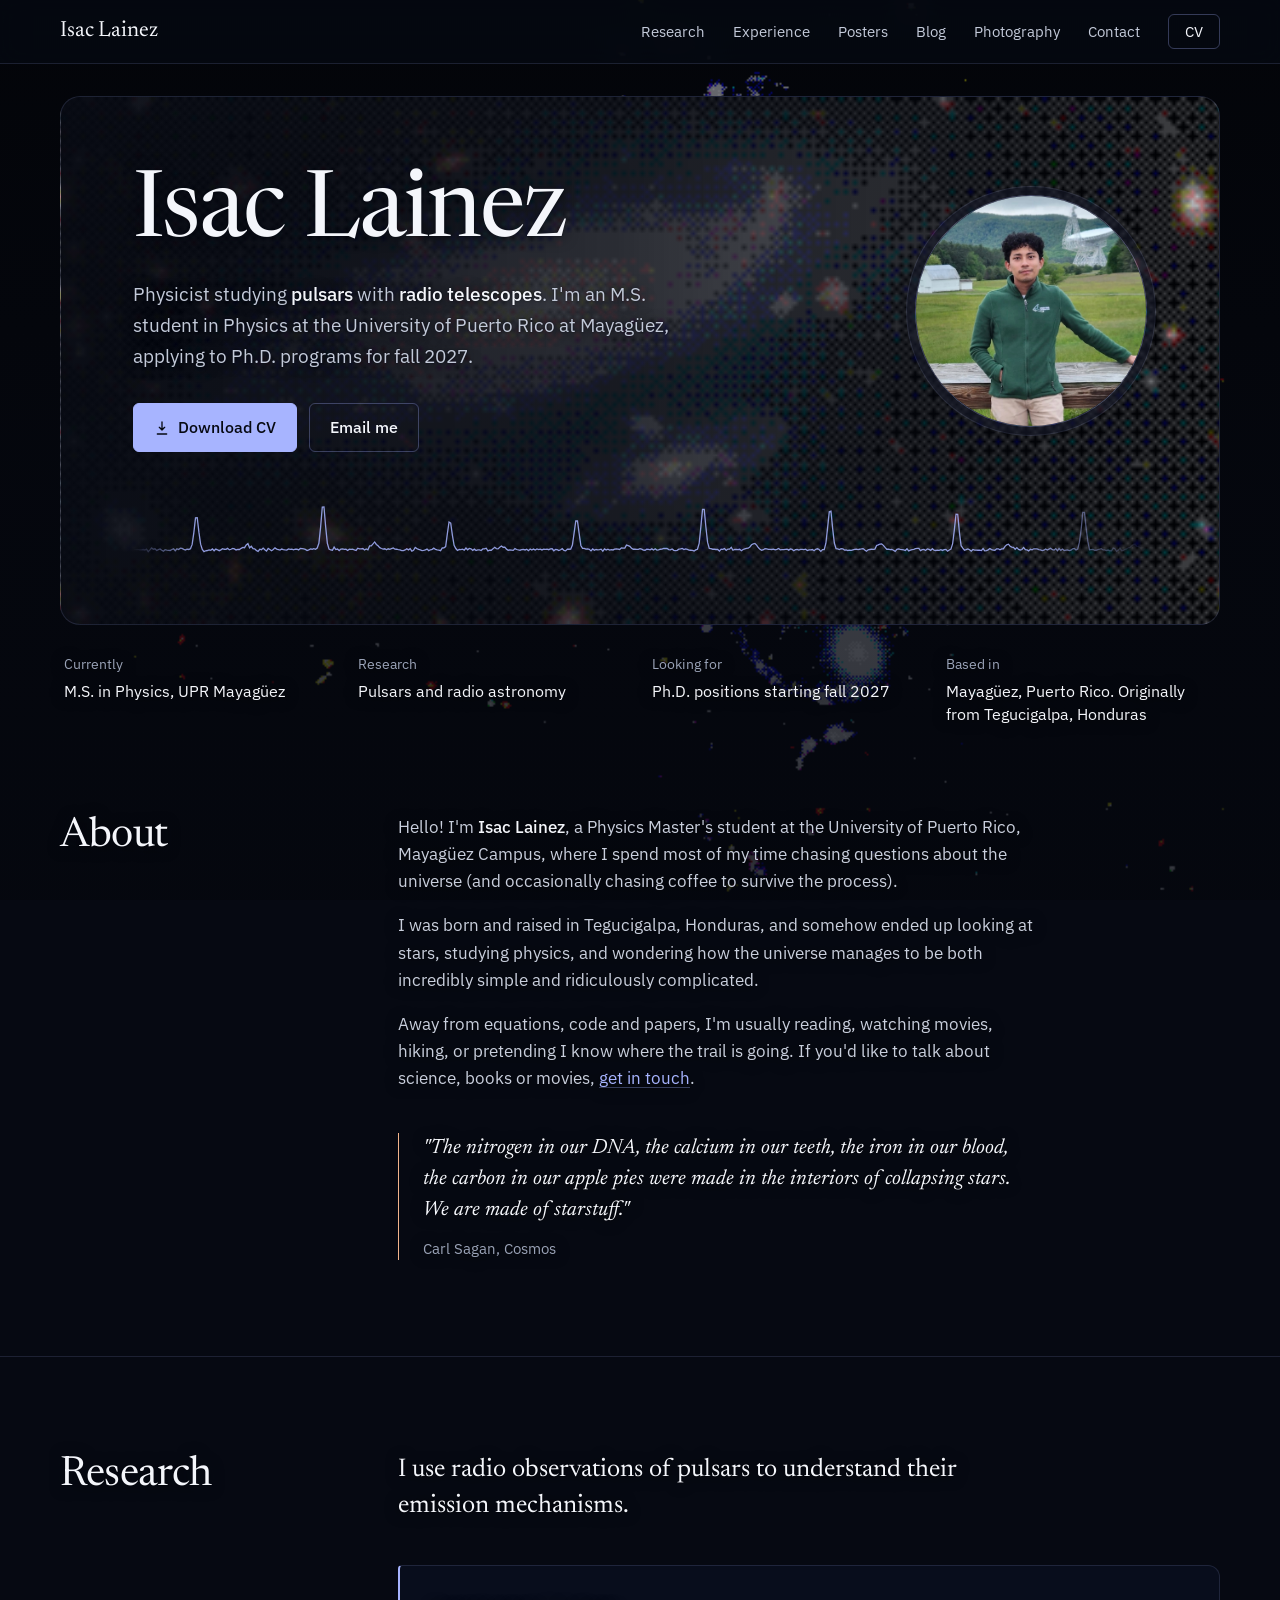
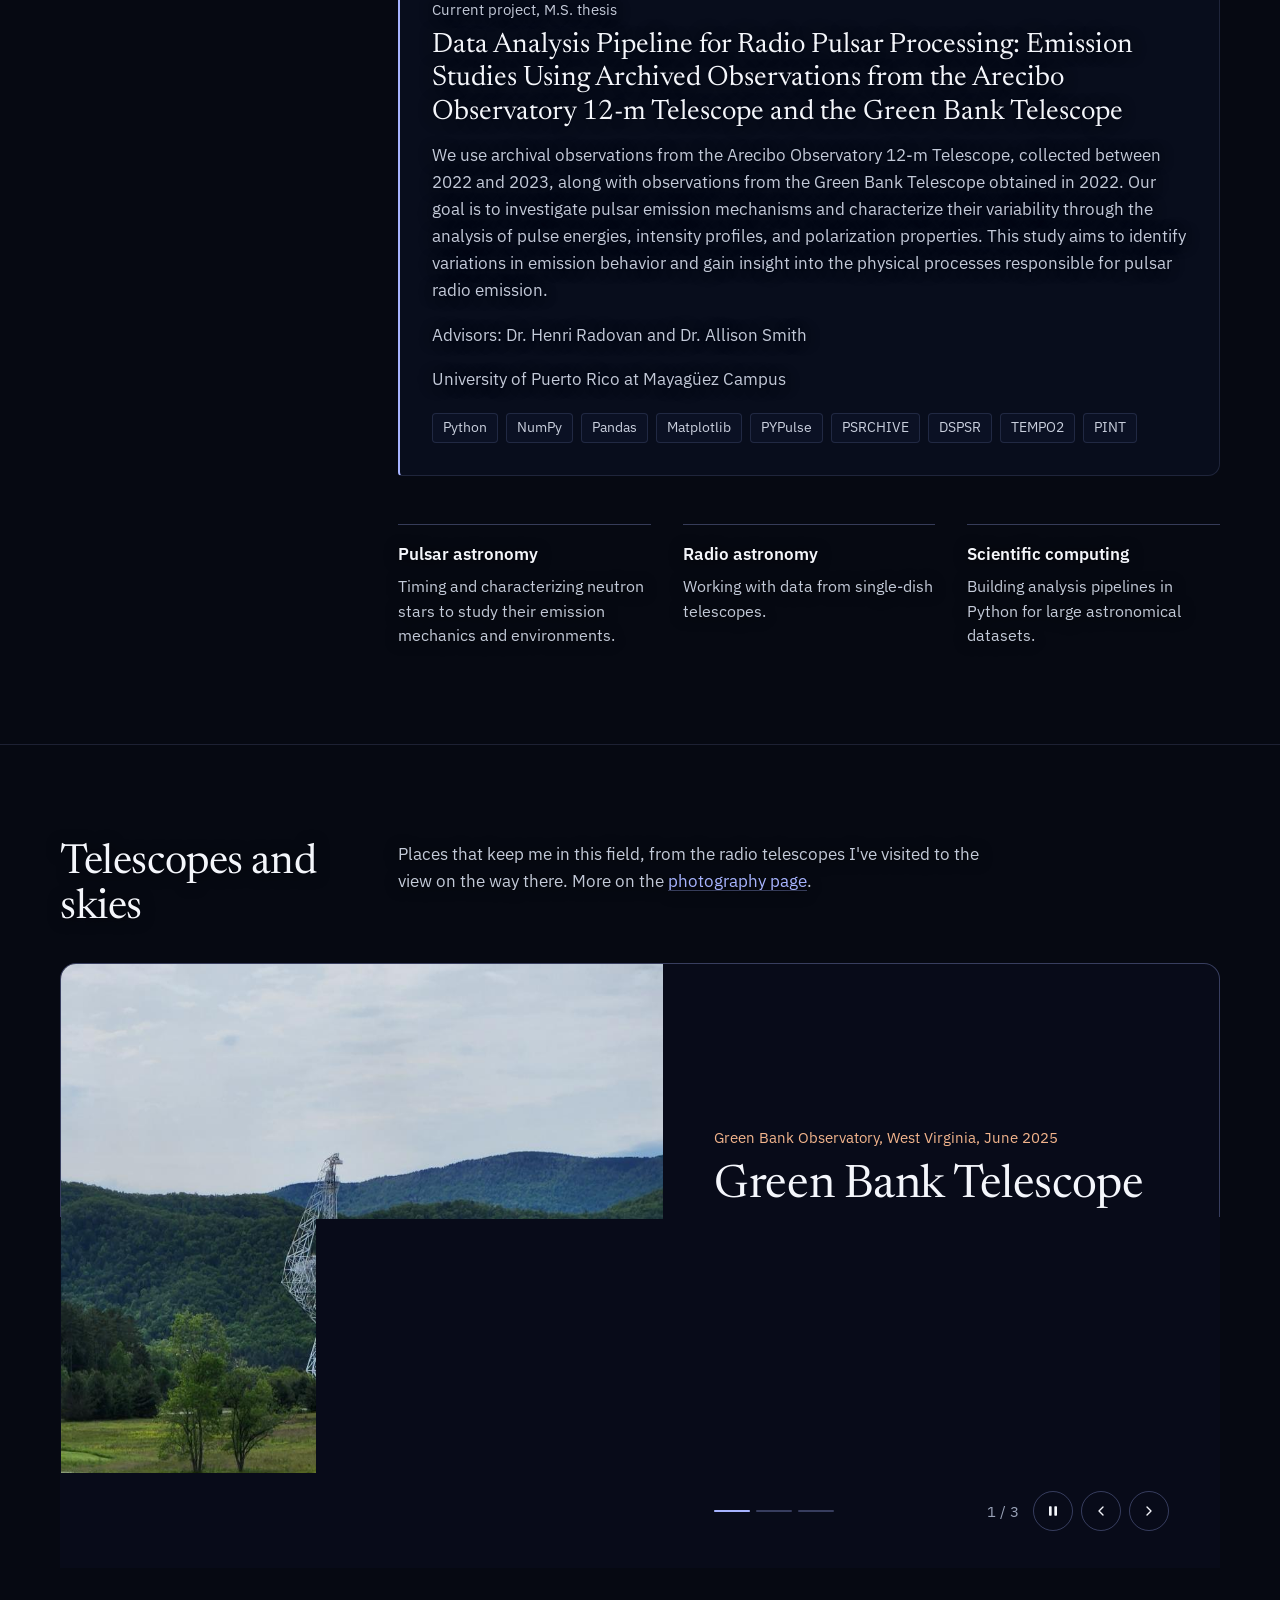
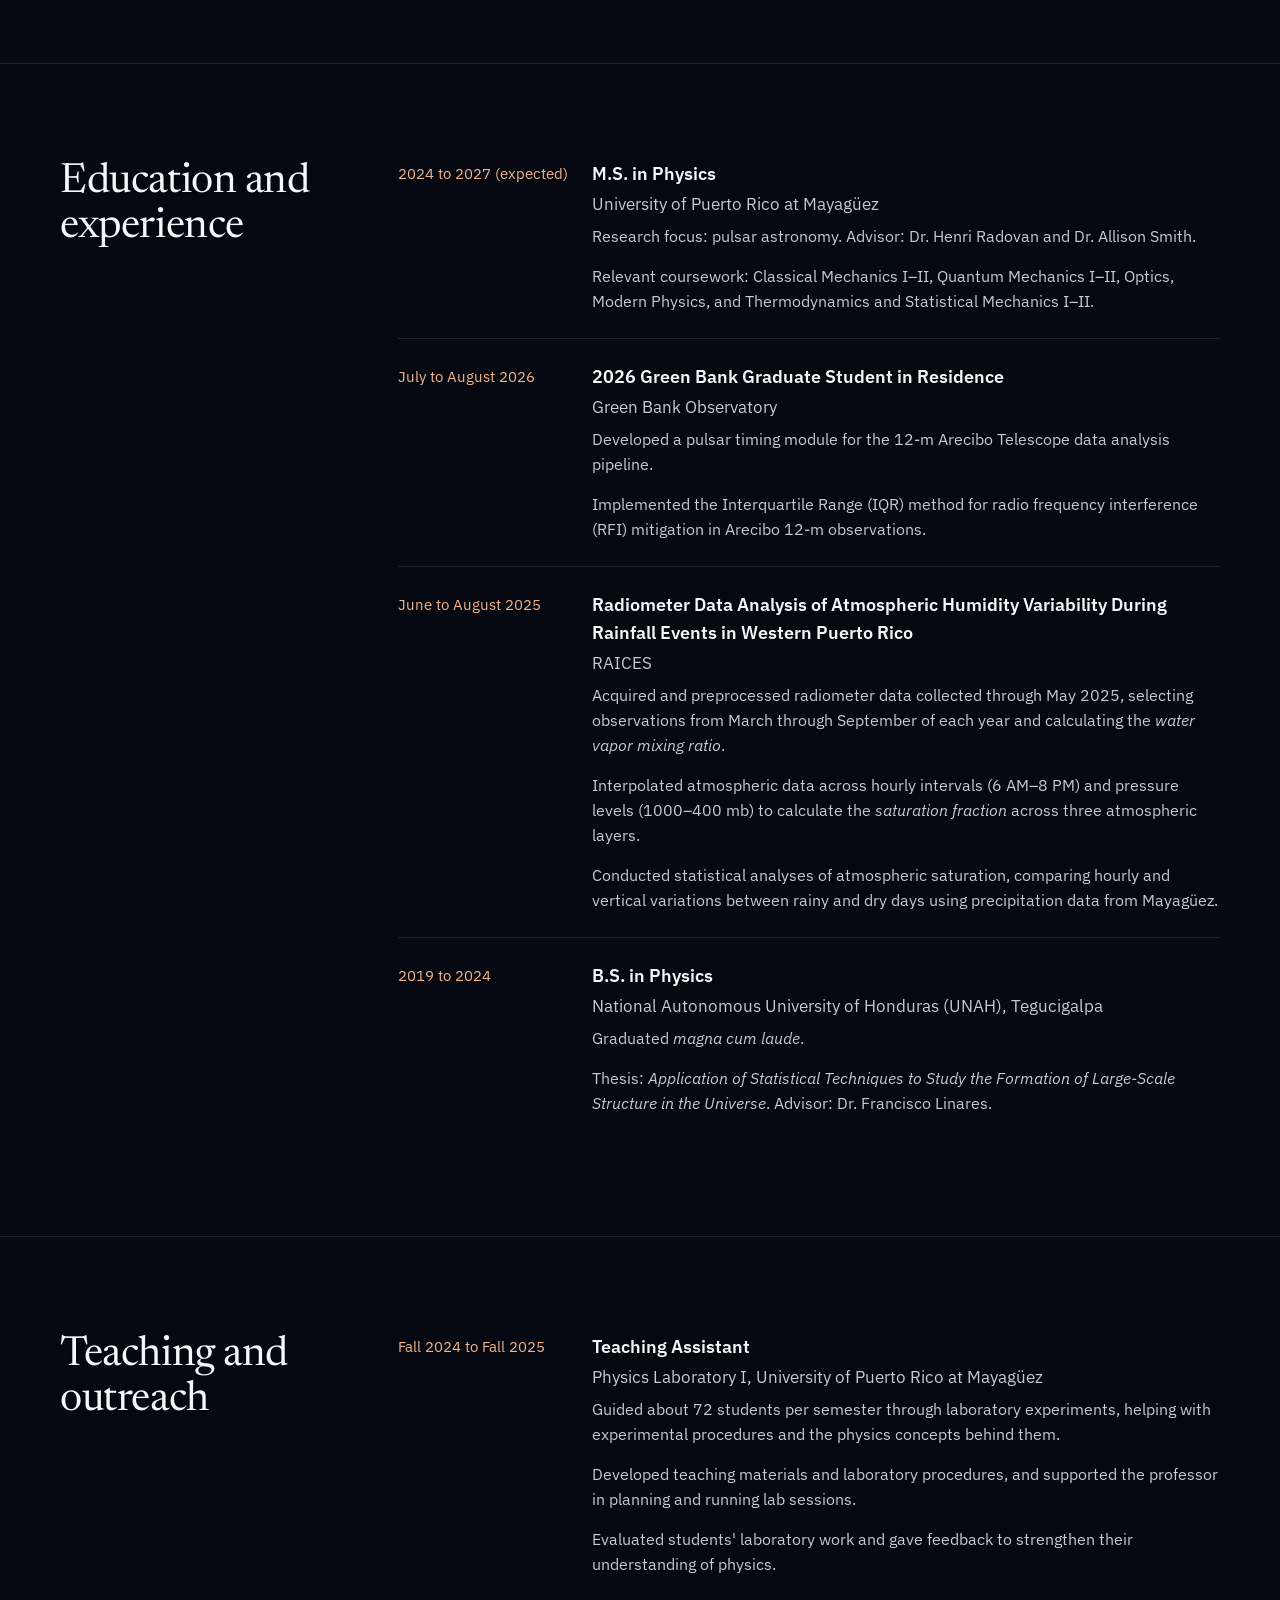
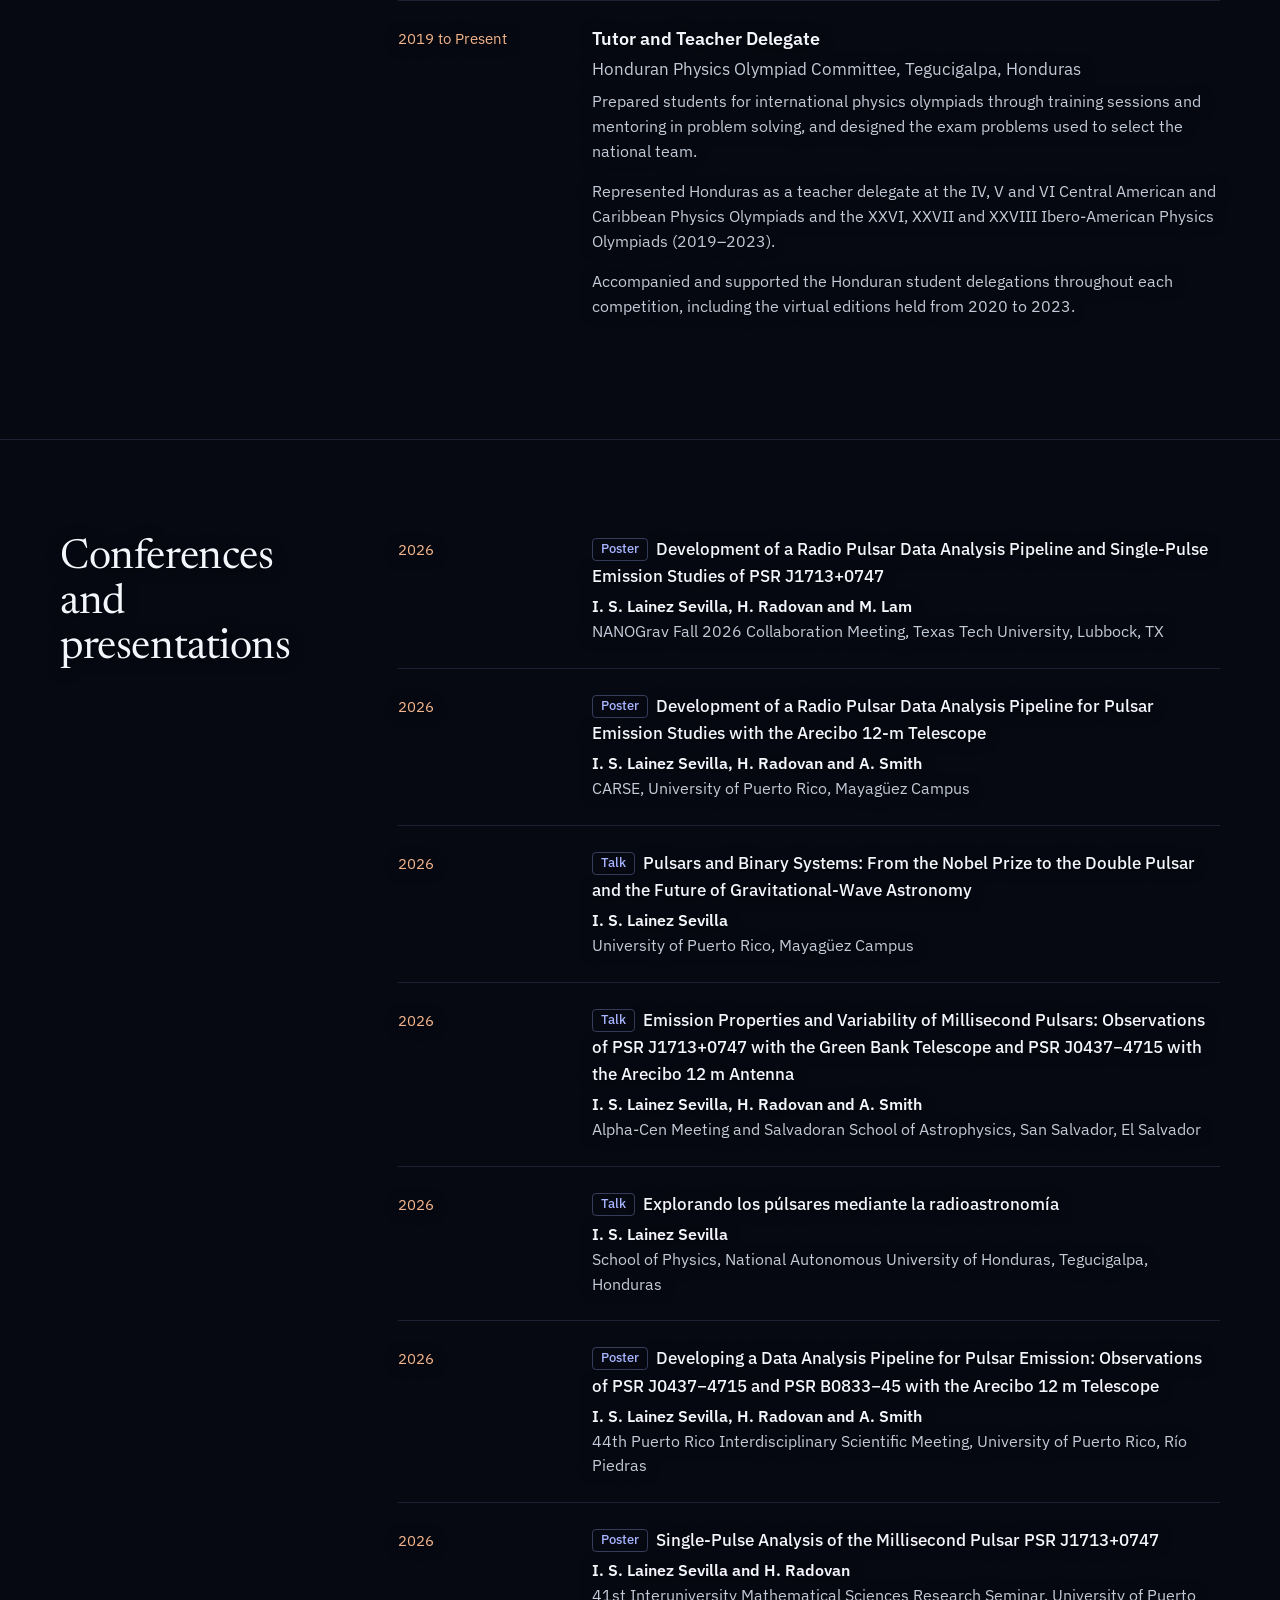
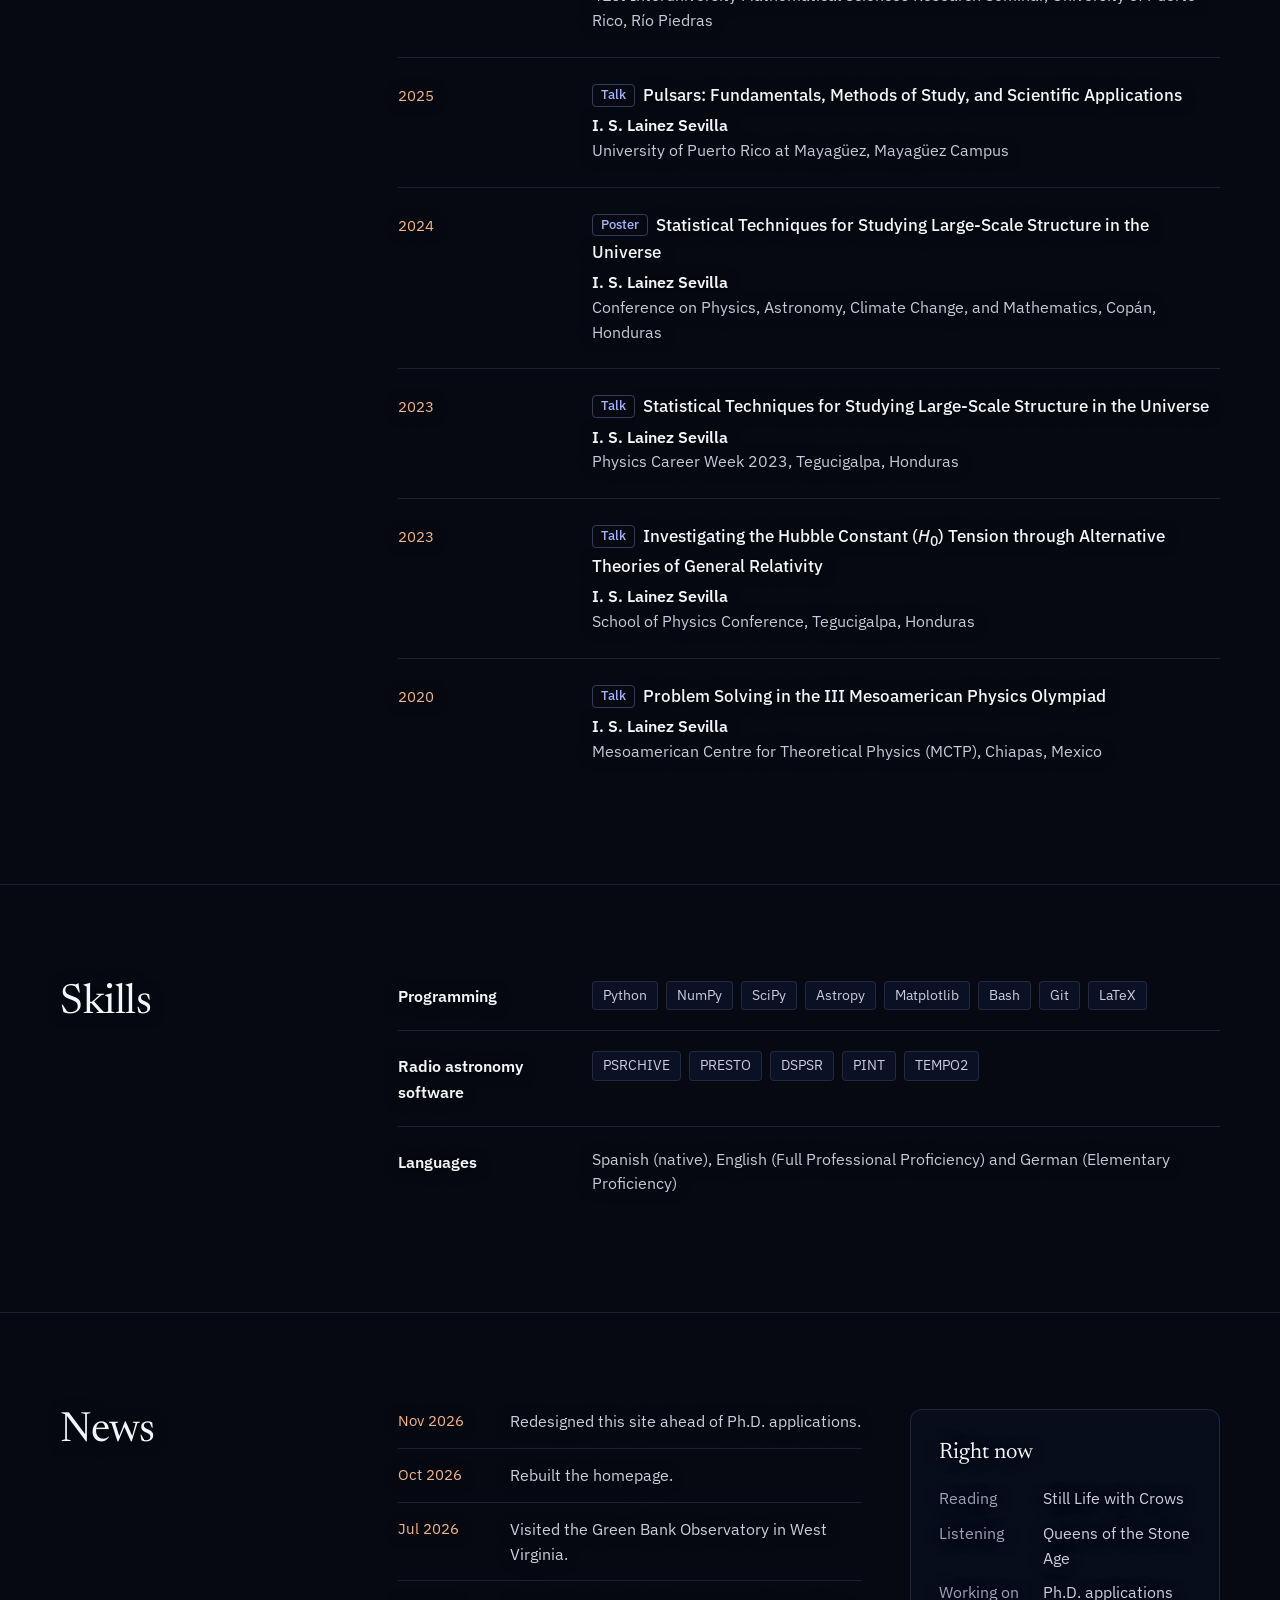
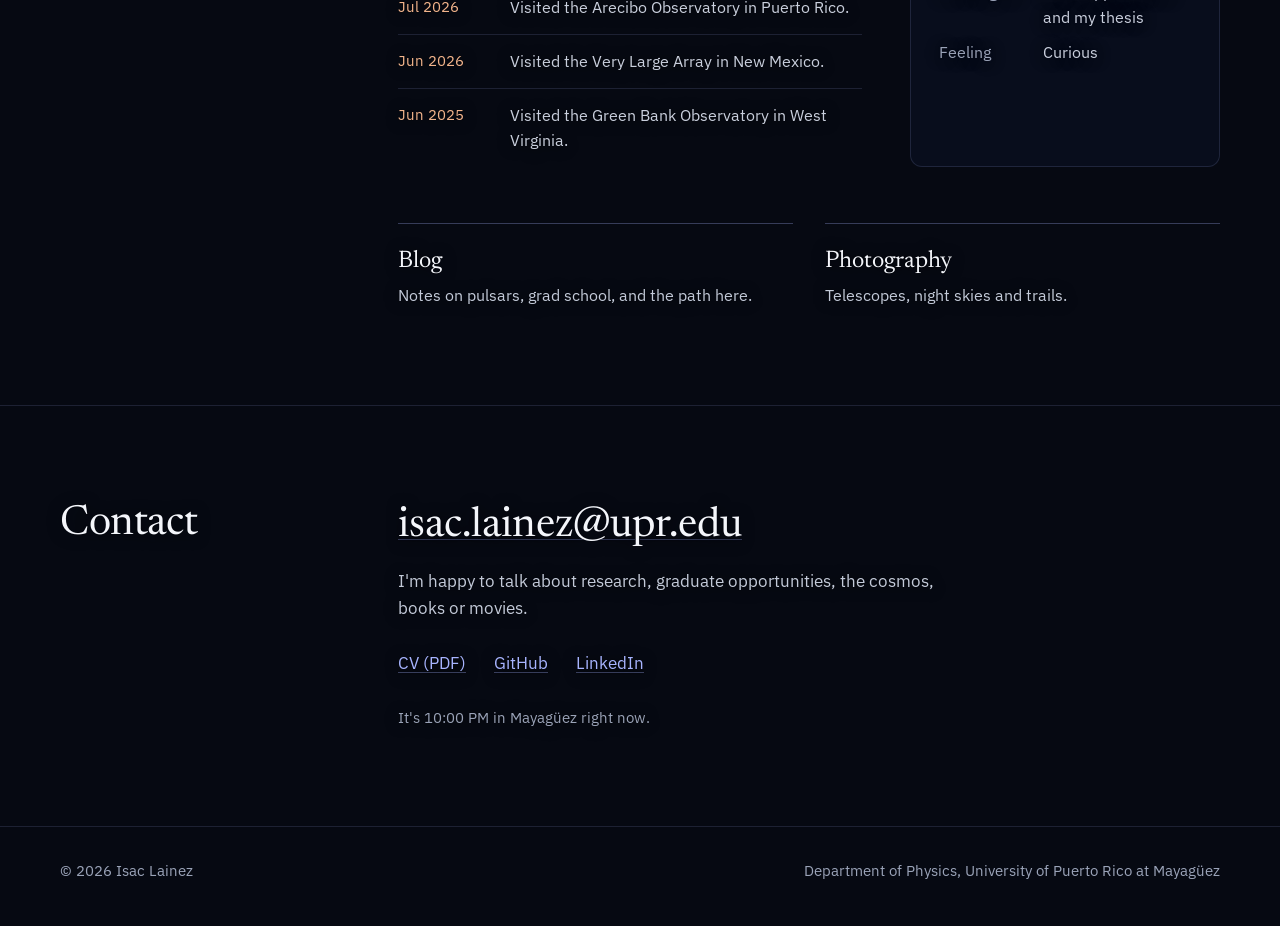
<file: index.html>
<!DOCTYPE html>
<html lang="en">
<head>
<meta charset="UTF-8">
<meta name="viewport" content="width=device-width, initial-scale=1.0">
<title data-i18n="meta.title.home">Isac Lainez | Physics and Radio Astronomy</title>
<meta name="description" content="Isac Lainez is a Physics M.S. student at the University of Puerto Rico at Mayagüez studying pulsars with radio telescopes.">

<!-- Link preview card (email, LinkedIn, WhatsApp, Slack).
     After you publish the site, change images/social-card.jpg to the full address,
     for example https://isaclainez.com/images/social-card.jpg, so every app can find it. -->
<meta property="og:type" content="website">
<meta property="og:title" content="Isac Lainez | Physics and Radio Astronomy">
<meta property="og:description" content="Physics M.S. student at UPR Mayagüez studying pulsars with radio telescopes. Applying to Ph.D. programs for fall 2027.">
<meta property="og:image" content="images/social-card.jpg">
<meta property="og:image:width" content="1200">
<meta property="og:image:height" content="630">
<meta property="og:image:alt" content="Isac Lainez, Physics and Radio Astronomy">
<meta name="twitter:card" content="summary_large_image">

<link rel="icon" href="data:image/svg+xml,%3Csvg xmlns='http://www.w3.org/2000/svg' viewBox='0 0 32 32'%3E%3Crect width='32' height='32' rx='7' fill='%23060912'/%3E%3Cpath d='M3 21h8l2-13 3 19 2-6h11' fill='none' stroke='%23A7B4FF' stroke-width='2.2' stroke-linejoin='round' stroke-linecap='round'/%3E%3C/svg%3E">
<link rel="preconnect" href="https://fonts.googleapis.com">
<link rel="preconnect" href="https://fonts.gstatic.com" crossorigin>
<link href="https://fonts.googleapis.com/css2?family=IBM+Plex+Sans:wght@400;500;600&family=Newsreader:ital,opsz,wght@0,6..72,400;0,6..72,500;1,6..72,400&display=swap" rel="stylesheet">
<link rel="stylesheet" href="style.css">
<script type="application/ld+json">
{
  "@context": "https://schema.org",
  "@type": "Person",
  "name": "Isac Lainez",
  "jobTitle": "M.S. student in Physics",
  "affiliation": { "@type": "CollegeOrUniversity", "name": "University of Puerto Rico at Mayagüez" },
  "email": "mailto:isac.lainez@upr.edu",
  "image": "images/Isac.jpeg"
}
</script>
</head>
<body>

<div class="bg-space" aria-hidden="true"></div>

<header class="nav">
  <div class="container nav-inner">
    <a href="index.html" class="brand">Isac Lainez</a>
    <button class="nav-toggle" aria-label="Open menu" aria-expanded="false"><span></span></button>
    <ul class="nav-links">
      <li><a href="#research" data-i18n="nav.research">Research</a></li>
      <li><a href="#experience" data-i18n="nav.experience">Experience</a></li>
      <!-- <li><a href="#publications" data-i18n="nav.publications">Publications</a></li> -->
      <li><a href="posters.html" data-i18n="nav.posters">Posters</a></li>
      <li><a href="blog.html" data-i18n="nav.blog">Blog</a></li>
      <li><a href="photography.html" data-i18n="nav.photography">Photography</a></li>
      <li><a href="#contact" data-i18n="nav.contact">Contact</a></li>
      <li><button class="lang-toggle" type="button" data-lang-toggle lang="es" aria-label="Ver en español">ES</button></li>
      <!-- Put your CV PDF at files/Isac_Lainez_CV.pdf -->
      <li><a class="nav-cv" href="CV/Isac_CV_GRADUATED_SCHOOL_website.pdf" target="_blank" rel="noopener" data-i18n="nav.cv">CV</a></li>
    </ul>
  </div>
</header>

<main>

  <!-- Hero -->
  <section class="hero">
    <div class="container">
      <div class="banner hero-inner">
        <div>
          <h1>Isac Lainez</h1>
          <p class="hero-lede" data-i18n="hero.lede">
            Physicist studying <strong>pulsars</strong> with <strong>radio telescopes</strong>.
            I'm an M.S. student in Physics at the University of Puerto Rico at Mayagüez,
            applying to Ph.D. programs for fall 2027.
          </p>
          <div class="hero-actions">
            <a class="btn btn-primary" href="CV/Isac_CV_GRADUATED_SCHOOL_website.pdf" target="_blank" rel="noopener">
              <svg viewBox="0 0 24 24" fill="none" stroke="currentColor" stroke-width="2" stroke-linecap="round" stroke-linejoin="round" aria-hidden="true"><path d="M12 3v12m0 0l-4-4m4 4l4-4M5 21h14"/></svg>
              <span data-i18n="hero.cv">Download CV</span>
            </a>
            <a class="btn" id="emailBtn" href="mailto:isac.lainez@upr.edu" data-i18n="hero.email">Email me</a>

          <script>
          document.getElementById('emailBtn').addEventListener('click', async () => {
            try {
              await navigator.clipboard.writeText('isac.lainez@upr.edu');
              alert('Email copied: isac.lainez@upr.edu');
            } catch (e) {}
          });
          </script>
          </div>
        </div>

        <img class="portrait" src="images/Isac.jpeg" alt="Portrait of Isac Lainez" data-i18n-attrs="alt:hero.portrait">

        <!--
          The pulse streams at a real pulsar's period.
          data-period   = rotation period in seconds
          data-slowdown = how many times slower to show it (use for fast pulsars, 1 = real time)
          Some options (also update the label text below, and in i18n.js):
            PSR B1919+21  data-period="1.3373"  data-slowdown="1"   first pulsar discovered (1967)
            PSR B0329+54  data-period="0.7145"  data-slowdown="1"   brightest pulsar in the northern sky
            Vela pulsar   data-period="0.0893"  data-slowdown="10"
            Crab pulsar   data-period="0.0337"  data-slowdown="30"
        -->
        <svg class="pulse" data-period="1.3373" data-slowdown="1" viewBox="0 0 1200 80" preserveAspectRatio="none" aria-hidden="true" focusable="false">
          <g class="pulse-track">
            <path id="pulse-tile" d="M0 64.0 L2 64.1 L4 64.1 L6 64.0 L8 64.2 L10 64.3 L12 63.9 L14 64.4 L16 63.4 L18 66.3 L20 64.3 L22 62.2 L24 63.6 L26 63.1 L28 65.0 L30 64.0 L32 63.3 L34 64.7 L36 65.7 L38 64.1 L40 64.6 L42 64.8 L44 65.0 L46 63.9 L48 63.2 L50 65.3 L52 63.2 L54 63.9 L56 62.4 L58 62.7 L60 63.8 L62 64.4 L64 63.5 L66 63.9 L68 63.0 L70 58.2 L72 45.1 L74 28.8 L76 28.5 L78 44.6 L80 58.0 L82 63.8 L84 66.2 L86 65.3 L88 65.0 L90 64.3 L92 64.8 L94 63.3 L96 65.3 L98 63.4 L100 64.2 L102 65.2 L104 64.3 L106 62.9 L108 63.6 L110 63.7 L112 62.6 L114 64.3 L116 63.6 L118 62.7 L120 63.2 L122 64.4 L124 63.8 L126 63.9 L128 62.6 L130 61.6 L132 61.9 L134 58.9 L136 57.4 L138 62.0 L140 60.3 L142 63.0 L144 63.1 L146 64.9 L148 66.1 L150 63.6 L152 64.1 L154 62.3 L156 64.2 L158 65.6 L160 62.7 L162 63.9 L164 65.2 L166 63.8 L168 62.1 L170 63.4 L172 64.0 L174 64.6 L176 63.4 L178 64.0 L180 64.4 L182 64.6 L184 63.3 L186 63.8 L188 63.5 L190 64.2 L192 63.6 L194 63.5 L196 64.4 L198 62.8 L200 63.0 L202 63.3 L204 63.8 L206 65.1 L208 64.4 L210 63.3 L212 63.6 L214 62.9 L216 63.6 L218 62.3 L220 57.0 L222 39.3 L224 16.8 L226 16.6 L228 38.6 L230 57.0 L232 63.4 L234 64.4 L236 64.7 L238 61.2 L240 64.0 L242 63.4 L244 65.1 L246 63.4 L248 63.3 L250 63.8 L252 63.6 L254 65.0 L256 63.6 L258 63.7 L260 63.4 L262 64.4 L264 65.0 L266 62.4 L268 63.1 L270 63.2 L272 62.8 L274 64.4 L276 63.3 L278 64.2 L280 59.9 L282 59.8 L284 57.7 L286 55.5 L288 58.3 L290 59.8 L292 61.9 L294 62.8 L296 63.5 L298 63.1 L300 64.2 L302 63.1 L304 63.7 L306 62.8 L308 62.1 L310 63.5 L312 63.6 L314 64.1 L316 64.4 L318 65.2 L320 65.2 L322 64.4 L324 63.0 L326 64.3 L328 63.0 L330 65.8 L332 64.8 L334 61.7 L336 62.9 L338 63.8 L340 64.4 L342 65.2 L344 64.8 L346 64.3 L348 63.4 L350 65.2 L352 64.2 L354 63.7 L356 62.4 L358 63.8 L360 64.3 L362 64.6 L364 65.2 L366 62.2 L368 62.0 L370 60.6 L372 46.6 L374 33.3 L376 34.5 L378 48.1 L380 59.2 L382 62.8 L384 65.0 L386 63.8 L388 64.1 L390 63.5 L392 64.6 L394 62.2 L396 64.2 L398 62.7 L400 63.2 L402 64.8 L404 63.5 L406 65.1 L408 64.4 L410 64.4 L412 65.1 L414 63.3 L416 63.1 L418 62.5 L420 65.4 L422 64.5 L424 64.7 L426 63.2 L428 61.4 L430 62.9 L432 63.2 L434 61.3 L436 60.0 L438 61.4 L440 61.3 L442 63.5 L444 64.7 L446 64.3 L448 64.6 L450 64.9 L452 62.9 L454 63.9 L456 64.4 L458 64.7 L460 64.1 L462 63.8 L464 64.4 L466 63.6 L468 65.2 L470 63.4 L472 64.5 L474 63.4 L476 64.4 L478 63.3 L480 64.0 L482 63.5 L484 64.4 L486 63.5 L488 63.8 L490 63.4 L492 64.1 L494 63.2 L496 63.1 L498 65.3 L500 63.9 L502 64.1 L504 65.1 L506 64.2 L508 63.0 L510 64.9 L512 65.4 L514 63.4 L516 63.6 L518 63.5 L520 58.9 L522 45.7 L524 32.1 L526 32.2 L528 46.3 L530 59.4 L532 62.6 L534 62.7 L536 63.5 L538 63.3 L540 63.7 L542 65.4 L544 63.3 L546 64.8 L548 63.9 L550 64.3 L552 64.0 L554 63.5 L556 65.8 L558 63.2 L560 64.5 L562 63.6 L564 64.5 L566 64.1 L568 64.4 L570 63.5 L572 63.1 L574 63.5 L576 63.9 L578 62.1 L580 62.3 L582 62.4 L584 59.0 L586 59.5 L588 60.4 L590 62.6 L592 63.6 L594 63.4 L596 63.8 L598 63.7 L600 63.0 L602 63.5 L604 64.6 L606 64.7 L608 63.6 L610 63.8 L612 64.3 L614 63.2 L616 64.4 L618 63.1 L620 64.5 L622 64.4 L624 63.6 L626 63.4 L628 62.7 L630 62.8 L632 62.7 L634 64.0 L636 64.3 L638 63.3 L640 64.8 L642 65.1 L644 64.8 L646 63.5 L648 63.3 L650 62.7 L652 63.9 L654 63.3 L656 63.8 L658 64.5 L660 64.7 L662 64.9 L664 65.5 L666 64.3 L668 63.6 L670 57.2 L672 39.0 L674 19.3 L676 19.3 L678 39.1 L680 56.0 L682 62.6 L684 63.0 L686 63.6 L688 63.6 L690 63.9 L692 63.9 L694 65.7 L696 63.5 L698 63.8 L700 62.9 L702 64.9 L704 63.4 L706 63.5 L708 61.5 L710 64.7 L712 63.9 L714 63.7 L716 64.0 L718 63.6 L720 65.2 L722 63.9 L724 63.2 L726 62.7 L728 62.4 L730 61.1 L732 58.6 L734 57.6 L736 57.2 L738 59.0 L740 61.7 L742 63.7 L744 64.8 L746 64.1 L748 63.0 L750 63.2 L752 63.8 L754 63.7 L756 63.9 L758 63.5 L760 64.3 L762 63.8 L764 62.8 L766 64.2 L768 64.1 L770 64.1 L772 63.7 L774 63.6 L776 64.6 L778 63.2 L780 63.8 L782 65.2 L784 64.0 L786 63.7 L788 64.6 L790 63.8 L792 63.8 L794 64.1 L796 63.6 L798 65.0 L800 64.3 L802 64.3 L804 63.9 L806 65.2 L808 63.6 L810 63.1 L812 63.9 L814 66.0 L816 64.0 L818 64.0 L820 56.9 L822 39.8 L824 22.0 L826 21.3 L828 40.7 L830 56.7 L832 63.0 L834 63.2 L836 63.9 L838 63.0 L840 63.1 L842 64.5 L844 64.3 L846 65.0 L848 64.6 L850 64.9 L852 64.3 L854 63.8 L856 63.4 L858 64.0 L860 63.6 L862 63.3 L864 62.9 L866 64.5 L868 65.8 L870 64.2 L872 63.9 L874 63.6 L876 63.7 L878 63.4 L880 59.4 L882 58.8 L884 57.8 L886 57.6 L888 59.3 L890 61.6 L892 63.6 L894 63.6 L896 64.1 L898 63.8 L900 64.7 L902 66.0 L904 63.8 L906 63.2 L908 63.7 L910 64.0 L912 64.4 L914 65.0 L916 63.1 L918 65.4 L920 64.7 L922 64.1 L924 63.7 L926 63.0 L928 62.6 L930 62.7 L932 65.1 L934 64.0 L936 63.8 L938 65.0 L940 63.2 L942 63.8 L944 64.9 L946 63.0 L948 64.7 L950 65.0 L952 64.7 L954 64.9 L956 64.0 L958 64.9 L960 64.0 L962 63.7 L964 65.8 L966 64.5 L968 63.5 L970 57.3 L972 42.1 L974 24.6 L976 24.8 L978 44.8 L980 59.7 L982 62.4 L984 64.7 L986 64.0 L988 63.2 L990 64.2 L992 65.8 L994 63.9 L996 64.6 L998 64.5 L1000 64.7 L1002 64.5 L1004 65.1 L1006 62.9 L1008 65.4 L1010 65.2 L1012 64.3 L1014 62.8 L1016 64.0 L1018 64.5 L1020 64.7 L1022 63.1 L1024 63.1 L1026 64.2 L1028 63.2 L1030 63.1 L1032 60.4 L1034 58.7 L1036 58.0 L1038 60.3 L1040 61.2 L1042 61.6 L1044 63.7 L1046 61.8 L1048 63.8 L1050 64.4 L1052 63.9 L1054 61.6 L1056 64.0 L1058 64.3 L1060 65.4 L1062 63.7 L1064 64.2 L1066 63.1 L1068 63.2 L1070 63.2 L1072 64.1 L1074 64.3 L1076 65.2 L1078 64.7 L1080 63.4 L1082 64.5 L1084 63.5 L1086 62.5 L1088 64.1 L1090 64.6 L1092 62.9 L1094 65.2 L1096 62.8 L1098 64.8 L1100 63.4 L1102 65.1 L1104 64.7 L1106 64.4 L1108 65.1 L1110 64.7 L1112 63.1 L1114 62.7 L1116 64.5 L1118 63.4 L1120 55.7 L1122 42.3 L1124 22.6 L1126 22.6 L1128 40.3 L1130 54.9 L1132 64.3 L1134 64.1 L1136 63.9 L1138 64.7 L1140 64.7 L1142 64.0 L1144 63.6 L1146 63.0 L1148 64.4 L1150 64.3 L1152 65.0 L1154 64.5 L1156 65.3 L1158 65.4 L1160 62.3 L1162 63.0 L1164 65.9 L1166 64.6 L1168 62.4 L1170 65.2 L1172 64.9 L1174 63.6 L1176 63.2 L1178 61.9 L1180 61.5 L1182 59.6 L1184 58.3 L1186 57.8 L1188 60.4 L1190 60.8 L1192 62.0 L1194 64.4 L1196 64.5 L1198 62.4 L1200 65.2 L1202 64.7 L1204 63.8 L1206 66.1 L1208 64.0 L1210 63.4 L1212 63.2 L1214 63.8 L1216 63.6 L1218 65.4 L1220 65.2 L1222 65.1 L1224 64.0 L1226 63.0 L1228 65.4 L1230 64.7 L1232 63.0 L1234 64.2 L1236 64.4 L1238 63.0 L1240 64.9 L1242 62.3 L1244 64.3 L1246 64.4 L1248 63.6 L1250 63.5 L1252 63.1 L1254 62.5 L1256 63.7 L1258 63.9 L1260 65.4 L1262 63.2 L1264 62.9 L1266 63.1 L1268 61.0 L1270 60.2 L1272 45.9 L1274 32.6 L1276 30.6 L1278 46.1 L1280 59.9 L1282 62.9 L1284 63.1 L1286 64.1 L1288 63.8 L1290 62.3 L1292 63.9 L1294 64.7 L1296 65.0 L1298 66.2 L1300 62.9 L1302 63.6 L1304 64.0 L1306 64.0 L1308 65.4 L1310 61.8 L1312 64.6 L1314 63.6 L1316 62.6 L1318 64.1 L1320 63.5 L1322 63.4 L1324 63.1 L1326 62.2 L1328 63.5 L1330 61.7 L1332 60.0 L1334 61.0 L1336 58.4 L1338 60.8 L1340 60.8 L1342 64.1 L1344 63.5 L1346 65.1 L1348 64.6 L1350 63.7 L1352 65.0 L1354 63.2 L1356 65.6 L1358 62.9 L1360 62.7 L1362 65.3 L1364 64.2 L1366 63.6 L1368 65.0 L1370 63.1 L1372 63.3 L1374 64.5 L1376 65.0 L1378 64.8 L1380 64.4 L1382 62.3 L1384 63.9 L1386 64.4 L1388 62.1 L1390 65.3 L1392 63.5 L1394 64.4 L1396 64.8 L1398 63.8 L1400 64.1 L1402 65.2 L1404 64.1 L1406 64.2 L1408 64.6 L1410 63.1 L1412 62.8 L1414 64.2 L1416 63.7 L1418 62.4 L1420 59.0 L1422 44.9 L1424 32.7 L1426 30.7 L1428 46.0 L1430 57.8 L1432 62.7 L1434 64.2 L1436 63.4 L1438 65.1 L1440 63.5 L1442 63.9 L1444 63.6 L1446 63.6 L1448 64.0 L1450 64.7 L1452 64.9 L1454 62.7 L1456 62.3 L1458 63.3 L1460 64.4 L1462 62.6 L1464 64.2 L1466 64.8 L1468 64.1 L1470 63.9 L1472 64.4 L1474 63.7 L1476 64.2 L1478 63.5 L1480 62.6 L1482 60.3 L1484 59.5 L1486 59.3 L1488 60.8 L1490 60.5 L1492 63.0 L1494 63.6 L1496 63.4 L1498 63.8 L1500 65.5 L1502 64.0 L1504 63.8 L1506 62.6 L1508 63.8 L1510 64.5 L1512 64.5 L1514 64.8 L1516 64.1 L1518 65.3 L1520 65.4 L1522 64.6 L1524 63.7 L1526 64.0 L1528 63.8 L1530 64.7 L1532 64.0 L1534 64.8 L1536 63.9 L1538 65.1 L1540 63.3 L1542 64.5 L1544 64.1 L1546 62.0 L1548 64.3 L1550 63.5 L1552 62.4 L1554 64.3 L1556 62.5 L1558 62.5 L1560 63.5 L1562 64.1 L1564 64.1 L1566 64.7 L1568 62.2 L1570 57.2 L1572 40.0 L1574 20.4 L1576 19.7 L1578 40.5 L1580 57.4 L1582 62.4 L1584 64.0 L1586 63.6 L1588 64.1 L1590 64.0 L1592 63.7 L1594 63.9 L1596 65.1 L1598 65.9 L1600 65.8 L1602 64.2 L1604 64.4 L1606 65.1 L1608 63.5 L1610 66.9 L1612 64.2 L1614 64.4 L1616 64.3 L1618 64.2 L1620 65.5 L1622 64.8 L1624 64.1 L1626 62.6 L1628 61.9 L1630 61.4 L1632 60.1 L1634 58.4 L1636 58.9 L1638 58.6 L1640 61.0 L1642 63.8 L1644 63.4 L1646 63.9 L1648 63.2 L1650 64.4 L1652 64.8 L1654 65.7 L1656 63.1 L1658 63.0 L1660 64.3 L1662 64.1 L1664 64.3 L1666 63.8 L1668 65.0 L1670 61.8 L1672 63.8 L1674 65.9 L1676 64.1 L1678 65.5 L1680 63.4 L1682 64.3 L1684 63.8 L1686 63.9 L1688 63.4 L1690 64.9 L1692 63.6 L1694 64.3 L1696 65.0 L1698 63.3 L1700 63.1 L1702 65.1 L1704 62.7 L1706 62.8 L1708 63.6 L1710 64.5 L1712 63.8 L1714 64.2 L1716 65.8 L1718 63.4 L1720 56.7 L1722 44.3 L1724 29.0 L1726 27.9 L1728 44.5 L1730 58.6 L1732 64.2 L1734 64.0 L1736 62.6 L1738 64.1 L1740 64.4 L1742 62.5 L1744 65.1 L1746 63.3 L1748 64.1 L1750 63.8 L1752 63.4 L1754 61.5 L1756 63.5 L1758 64.5 L1760 63.0 L1762 63.9 L1764 64.1 L1766 64.1 L1768 63.5 L1770 65.0 L1772 65.1 L1774 63.6 L1776 63.7 L1778 62.1 L1780 59.8 L1782 62.2 L1784 57.9 L1786 58.8 L1788 61.0 L1790 61.3 L1792 61.8 L1794 63.7 L1796 63.6 L1798 63.8 L1800 64.1 L1802 64.5 L1804 63.5 L1806 63.0 L1808 64.0 L1810 64.1 L1812 64.6 L1814 63.9 L1816 64.3 L1818 63.5 L1820 63.7 L1822 64.3 L1824 62.7 L1826 64.9 L1828 64.6 L1830 63.3 L1832 64.8 L1834 63.7 L1836 62.5 L1838 64.4 L1840 65.5 L1842 63.8 L1844 64.2 L1846 64.0 L1848 64.0 L1850 64.3 L1852 63.7 L1854 65.8 L1856 62.9 L1858 63.9 L1860 63.7 L1862 64.7 L1864 64.3 L1866 65.0 L1868 64.7 L1870 59.5 L1872 45.3 L1874 29.3 L1876 29.1 L1878 45.7 L1880 59.4 L1882 62.9 L1884 63.4 L1886 63.4 L1888 64.4 L1890 63.3 L1892 64.6 L1894 62.9 L1896 63.2 L1898 63.7 L1900 62.3 L1902 64.5 L1904 64.1 L1906 63.8 L1908 64.0 L1910 63.2 L1912 63.6 L1914 62.2 L1916 63.5 L1918 64.9 L1920 63.7 L1922 64.4 L1924 62.5 L1926 64.3 L1928 62.3 L1930 61.0 L1932 59.8 L1934 59.2 L1936 57.7 L1938 60.1 L1940 61.5 L1942 61.9 L1944 63.9 L1946 62.5 L1948 63.8 L1950 65.3 L1952 65.9 L1954 66.5 L1956 65.0 L1958 63.9 L1960 65.7 L1962 65.0 L1964 63.4 L1966 64.1 L1968 63.4 L1970 65.1 L1972 64.0 L1974 62.7 L1976 65.8 L1978 65.2 L1980 63.1 L1982 63.3 L1984 62.6 L1986 61.4 L1988 63.9 L1990 65.4 L1992 64.6 L1994 65.2 L1996 64.5 L1998 64.7 L2000 63.8 L2002 63.4 L2004 64.3 L2006 63.0 L2008 64.3 L2010 64.2 L2012 63.4 L2014 66.1 L2016 62.3 L2018 62.8 L2020 56.3 L2022 37.3 L2024 18.9 L2026 18.1 L2028 39.0 L2030 56.7 L2032 63.4 L2034 63.7 L2036 65.4 L2038 64.1 L2040 63.8 L2042 65.9 L2044 63.8 L2046 64.5 L2048 64.6 L2050 65.1 L2052 63.9 L2054 64.0 L2056 63.8 L2058 63.2 L2060 63.8 L2062 64.1 L2064 63.8 L2066 65.0 L2068 62.3 L2070 62.6 L2072 63.7 L2074 63.1 L2076 62.8 L2078 62.3 L2080 60.3 L2082 59.8 L2084 59.4 L2086 58.2 L2088 59.4 L2090 63.7 L2092 62.8 L2094 63.0 L2096 62.5 L2098 62.1 L2100 64.2 L2102 64.4 L2104 64.1 L2106 64.1 L2108 63.3 L2110 62.8 L2112 63.2 L2114 63.1 L2116 63.1 L2118 62.9 L2120 64.7 L2122 64.5 L2124 63.2 L2126 65.1 L2128 63.3 L2130 65.5 L2132 63.7 L2134 64.2 L2136 63.4 L2138 63.7 L2140 63.8 L2142 64.0 L2144 64.8 L2146 64.5 L2148 64.7 L2150 63.6 L2152 66.0 L2154 65.4 L2156 62.9 L2158 63.6 L2160 63.8 L2162 64.9 L2164 63.4 L2166 63.7 L2168 62.8 L2170 55.4 L2172 38.2 L2174 15.2 L2176 15.1 L2178 37.1 L2180 56.8 L2182 62.6 L2184 63.8 L2186 63.6 L2188 64.1 L2190 63.8 L2192 63.5 L2194 64.4 L2196 63.6 L2198 64.0 L2200 63.7 L2202 64.9 L2204 64.9 L2206 63.2 L2208 64.8 L2210 63.1 L2212 62.8 L2214 64.1 L2216 63.7 L2218 65.5 L2220 62.4 L2222 64.7 L2224 62.6 L2226 63.9 L2228 62.4 L2230 62.0 L2232 60.5 L2234 57.7 L2236 58.0 L2238 56.7 L2240 59.3 L2242 62.1 L2244 63.9 L2246 66.0 L2248 63.1 L2250 63.7 L2252 64.5 L2254 64.6 L2256 63.6 L2258 66.4 L2260 64.6 L2262 65.0 L2264 64.3 L2266 62.9 L2268 63.7 L2270 63.3 L2272 64.9 L2274 64.0 L2276 63.0 L2278 64.9 L2280 64.9 L2282 62.9 L2284 63.6 L2286 64.8 L2288 63.3 L2290 64.6 L2292 63.4 L2294 64.0 L2296 64.2 L2298 62.5 L2300 65.7 L2302 62.8 L2304 64.7 L2306 65.1 L2308 63.0 L2310 64.0 L2312 62.8 L2314 64.1 L2316 65.1 L2318 62.5 L2320 57.3 L2322 42.0 L2324 25.3 L2326 25.5 L2328 43.2 L2330 57.5 L2332 62.0 L2334 63.4 L2336 63.4 L2338 64.1 L2340 65.6 L2342 64.9 L2344 61.5 L2346 63.6 L2348 63.2 L2350 65.5 L2352 63.7 L2354 64.2 L2356 64.5 L2358 63.6 L2360 64.7 L2362 62.2 L2364 64.0 L2366 62.6 L2368 62.0 L2370 63.8 L2372 63.7 L2374 63.6 L2376 63.3 L2378 62.9 L2380 63.6 L2382 62.0 L2384 58.3 L2386 58.5 L2388 59.9 L2390 61.1 L2392 63.1 L2394 63.7 L2396 63.9 L2398 63.8 L2400 64.0"/>
            <use href="#pulse-tile" x="2400"/>
          </g>
        </svg>
        <p class="pulse-label" data-i18n="pulse.label">
        </p>
      </div>

      <dl class="glance">
        <div>
          <dt data-i18n="glance.now">Currently</dt>
          <dd data-i18n="glance.now.v">M.S. in Physics, UPR Mayagüez</dd>
        </div>
        <div>
          <dt data-i18n="glance.research">Research</dt>
          <dd data-i18n="glance.research.v">Pulsars and radio astronomy</dd>
        </div>
        <div>
          <dt data-i18n="glance.seeking">Looking for</dt>
          <dd data-i18n="glance.seeking.v">Ph.D. positions starting fall 2027</dd>
        </div>
        <div>
          <dt data-i18n="glance.based">Based in</dt>
          <dd data-i18n="glance.based.v">Mayagüez, Puerto Rico. Originally from Tegucigalpa, Honduras</dd>
        </div>
      </dl>
    </div>
  </section>

  <!-- About -->
  <section id="about" class="section">
    <div class="container section-grid">
      <h2 class="section-title" data-i18n="about.title">About</h2>
      <div class="prose">
        <p data-i18n="about.p1">
          Hello! I'm <strong>Isac Lainez</strong>, a Physics Master's student at the
          University of Puerto Rico, Mayagüez Campus, where I spend most of my time chasing questions
          about the universe (and occasionally chasing coffee to survive the process).
        </p>
        <p data-i18n="about.p2">
          I was born and raised in Tegucigalpa, Honduras, and somehow ended up looking at stars,
          studying physics, and wondering how the universe manages to be both incredibly simple and
          ridiculously complicated.
        </p>
        <p data-i18n="about.p3">
          Away from equations, code and papers, I'm usually reading, watching movies, hiking, or
          pretending I know where the trail is going. If you'd like to talk about science, books or
          movies, <a href="#contact">get in touch</a>.
        </p>
        <blockquote data-i18n="about.quote">
          "The nitrogen in our DNA, the calcium in our teeth, the iron in our blood, the carbon in our
          apple pies were made in the interiors of collapsing stars. We are made of starstuff."
          <cite>Carl Sagan, Cosmos</cite>
        </blockquote>
      </div>
    </div>
  </section>

  <!-- Research -->
  <section id="research" class="section">
    <div class="container section-grid">
      <h2 class="section-title" data-i18n="research.title">Research</h2>
      <div>
        <!-- EDIT: one or two sentences on the big question that drives you -->
        <p class="lead" data-i18n="research.lead">
          I use radio observations of pulsars to understand their emission mechanisms.
        </p>

        <!-- EDIT the text in brackets -->
        <article class="project">
          <p class="project-kicker" data-i18n="research.kicker">Current project, M.S. thesis</p>
          <h3 data-i18n="research.ptitle">Data Analysis Pipeline for Radio Pulsar Processing: 
            Emission Studies Using Archived Observations from the Arecibo Observatory 12-m Telescope 
            and the Green Bank Telescope</h3>
          <p data-i18n="research.pdesc">
            We use archival observations from the Arecibo Observatory 12-m Telescope, collected between 2022 and 2023, 
            along with observations from the Green Bank Telescope obtained in 2022. Our goal is to investigate pulsar emission 
            mechanisms and characterize their variability through the analysis of pulse energies, intensity profiles, 
            and polarization properties. This study aims to identify variations in emission behavior and gain insight into the 
            physical processes responsible for pulsar radio emission.
          </p>
          <p data-i18n="research.advisor"> Advisors: Dr. Henri Radovan and Dr. Allison Smith </p> <p>University of Puerto Rico at Mayagüez Campus</p>
          <ul class="tools" aria-label="Tools">
            <li>Python</li>
            <li>NumPy</li>
            <li>Pandas</li>
            <li>Matplotlib</li>
            <li>PYPulse</li>
            <li>PSRCHIVE</li>
            <li>DSPSR</li>
            <li>TEMPO2</li>
               <li>PINT</li>
          </ul>
        </article>

        <ul class="interests">
          <li>
            <h3 data-i18n="research.i1.t">Pulsar astronomy</h3>
            <p data-i18n="research.i1.d">Timing and characterizing neutron stars to study their emission mechanics and environments.</p>
          </li>
          <li>
            <h3 data-i18n="research.i2.t">Radio astronomy</h3>
            <p data-i18n="research.i2.d">Working with data from single-dish telescopes.</p>
          </li>
          <li>
            <h3 data-i18n="research.i3.t">Scientific computing</h3>
            <p data-i18n="research.i3.d">Building analysis pipelines in Python for large astronomical datasets.</p>
          </li>
        </ul>
      </div>
    </div>
  </section>

  <!-- Carousel -->
  <section id="telescopes" class="section">
    <div class="container section-grid">
      <h2 class="section-title" data-i18n="tel.title">Telescopes and skies</h2>
      <p class="carousel-intro" data-i18n="tel.intro">
        Places that keep me in this field, from the radio telescopes I've visited to the view on the
        way there. More on the <a href="photography.html">photography page</a>.
      </p>

      <div class="carousel span-all" aria-roledescription="carousel" aria-label="Telescopes and skies" data-i18n-attrs="aria-label:tel.title">
        <div class="carousel-track" tabindex="0" aria-live="off">

          <figure class="slide">
            <img src="images/gbt.jpg" style="object-position: 50% 55%"
                 alt="The Green Bank Telescope rising above the trees in a green valley in West Virginia"
                 data-i18n-attrs="alt:tel.s1.alt">
            <figcaption>
              <span class="slide-place" data-i18n="tel.s1.place">Green Bank Observatory, West Virginia, June 2025</span>
              <span class="slide-title">Green Bank Telescope</span>
              <p class="slide-text" data-i18n="tel.s1.text">The 100-meter Robert C. Byrd Green Bank Telescope, the largest fully steerable radio telescope in the world, inside the National Radio Quiet Zone.</p>
            </figcaption>
          </figure>

          <figure class="slide">
            <img src="images/vla.jpg" style="object-position: 50% 42%" loading="lazy"
                 alt="A Very Large Array antenna under a clear blue sky, with more antennas along the horizon"
                 data-i18n-attrs="alt:tel.s2.alt">
            <figcaption>
              <span class="slide-place" data-i18n="tel.s2.place">Plains of San Agustin, New Mexico, June 2026</span>
              <span class="slide-title">Very Large Array</span>
              <p class="slide-text" data-i18n="tel.s2.text">Twenty-seven 25-meter antennas spread across the high desert, combined to work as a single radio telescope.</p>
            </figcaption>
          </figure>

          <!-- EDIT: add the place and date of this flight -->
          <figure class="slide">
            <img src="images/12meter.png" style="object-position: 50% 62%" loading="lazy"
                 alt="The 12-meter radio telescope at the Arecibo Observatory, with a blue sky and scattered clouds in the background."
                 data-i18n-attrs="alt:tel.s3.alt">
            <figcaption>
              <span class="slide-place" data-i18n="tel.s3.place">Arecibo Observatory, Puerto Rico, July 2026</span>
              <span class="slide-title" data-i18n="tel.s3.title">12-Meter Radio Telescope</span>
              <p class="slide-text" data-i18n="tel.s3.text">The 12-meter radio telescope at the Arecibo Observatory, with a blue sky and scattered clouds in the background.</p>
            </figcaption>
          </figure>


        </div>

        <div class="carousel-bar">
          <div class="dots"></div>
          <div class="carousel-controls">
            <span class="count" aria-hidden="true">1 / 3</span>
            <button class="round-btn" type="button" data-toggle aria-label="Pause slideshow">
              <svg class="icon-pause" viewBox="0 0 24 24" fill="currentColor" aria-hidden="true"><rect x="6" y="5" width="4" height="14" rx="1"/><rect x="14" y="5" width="4" height="14" rx="1"/></svg>
              <svg class="icon-play" viewBox="0 0 24 24" fill="currentColor" aria-hidden="true" style="display:none"><path d="M8 5.5v13a1 1 0 0 0 1.5.86l10.5-6.5a1 1 0 0 0 0-1.72L9.5 4.64A1 1 0 0 0 8 5.5z"/></svg>
            </button>
            <button class="round-btn" type="button" data-prev aria-label="Previous slide" data-i18n-attrs="aria-label:ui.prevSlide">
              <svg viewBox="0 0 24 24" fill="none" stroke="currentColor" stroke-width="2" stroke-linecap="round" stroke-linejoin="round" aria-hidden="true"><path d="M15 18l-6-6 6-6"/></svg>
            </button>
            <button class="round-btn" type="button" data-next aria-label="Next slide" data-i18n-attrs="aria-label:ui.nextSlide">
              <svg viewBox="0 0 24 24" fill="none" stroke="currentColor" stroke-width="2" stroke-linecap="round" stroke-linejoin="round" aria-hidden="true"><path d="M9 6l6 6-6 6"/></svg>
            </button>
          </div>
        </div>
      </div>
    </div>
  </section>

    <!-- Experience -->
  <section id="experience" class="section">
    <div class="container section-grid">
      <h2 class="section-title" data-i18n="exp.title">Education and experience</h2>
      <ol class="timeline">
        <li>
          <div class="when" data-i18n="exp.1.when">2024 to 2027 (expected)</div>
          <div>
            <h3 data-i18n="exp.1.title">M.S. in Physics</h3>
            <p class="where" data-i18n="exp.1.where">University of Puerto Rico at Mayagüez</p>
            <p class="detail" data-i18n="exp.1.detail">Research focus: pulsar astronomy. Advisor: Dr. Henri Radovan and Dr. Allison Smith.</p>
            <p class="detail" data-i18n="exp.1.detail2">Relevant coursework: Classical Mechanics I–II, Quantum Mechanics I–II,
              Optics, Modern Physics, and Thermodynamics and Statistical Mechanics I–II.</p>
          </div>
        </li>
         <li>
          <div class="when" data-i18n="exp.2.when">July to August 2026</div>
          <div>
            <h3 data-i18n="exp.2.title">2026 Green Bank Graduate Student in Residence</h3>
            <p class="where" data-i18n="exp.2.where">Green Bank Observatory</p>
            <p class="detail" data-i18n="exp.2.detail">Developed a pulsar timing module for the 12-m Arecibo Telescope data analysis pipeline.</p>
            <p class="detail" data-i18n="exp.2.detail">Implemented the Interquartile Range (IQR) method for radio frequency interference (RFI) mitigation in Arecibo 12-m observations.</p>
          </div>
        </li>
        <li>
          <div class="when" data-i18n="exp.2.when">June to August 2025</div>
          <div>
            <h3 data-i18n="exp.2.title">Radiometer Data Analysis of Atmospheric Humidity Variability During Rainfall Events in Western Puerto Rico</h3>
            <p class="where" data-i18n="exp.2.where">RAICES</p>
            <p class="detail" data-i18n="exp.2.detail">Acquired and preprocessed radiometer data collected through May 2025, selecting
              observations from March through September of each year and calculating the <em>water vapor mixing ratio</em>.</p>
            <p class="detail" data-i18n="exp.2.detail2">Interpolated atmospheric data across hourly intervals (6 AM–8 PM) and pressure
              levels (1000–400 mb) to calculate the <em>saturation fraction</em> across three atmospheric layers.</p>
            <p class="detail" data-i18n="exp.2.detail3">Conducted statistical analyses of atmospheric saturation, comparing hourly and
              vertical variations between rainy and dry days using precipitation data from Mayagüez.</p>
          </div>
        </li>
        <li>
          <div class="when" data-i18n="exp.3.when">2019 to 2024</div>
          <div>
            <h3 data-i18n="exp.3.title">B.S. in Physics</h3>
            <p class="where" data-i18n="exp.3.where">National Autonomous University of Honduras (UNAH), Tegucigalpa</p>
            <p class="detail" data-i18n="exp.3.detail">Graduated <em>magna cum laude</em>.</p>
            <p class="detail" data-i18n="exp.3.detail2">Thesis: <em>Application of Statistical Techniques to Study the Formation of
              Large-Scale Structure in the Universe</em>. Advisor: Dr. Francisco Linares.</p>
          </div>
        </li>
      </ol>
    </div>
  </section>

  <!-- Teaching and outreach — EDIT the text in brackets, copy an <li> to add more -->
  <section id="teaching" class="section">
    <div class="container section-grid">
      <h2 class="section-title" data-i18n="teach.title">Teaching and outreach</h2>
      <ol class="timeline">
        <li>
          <div class="when" data-i18n="teach.1.when">Fall 2024 to Fall 2025</div>
          <div>
            <h3 data-i18n="teach.1.title">Teaching Assistant</h3>
            <p class="where" data-i18n="teach.1.where">Physics Laboratory I, University of Puerto Rico at Mayagüez</p>
            <p class="detail" data-i18n="teach.1.detail">Guided about 72 students per semester through laboratory experiments, helping
              with experimental procedures and the physics concepts behind them.</p>
            <p class="detail" data-i18n="teach.1.detail2">Developed teaching materials and laboratory procedures, and supported the
              professor in planning and running lab sessions.</p>
            <p class="detail" data-i18n="teach.1.detail3">Evaluated students' laboratory work and gave feedback to strengthen their
              understanding of physics.</p>
          </div>
        </li>
    
        <li>
          <div class="when" data-i18n="teach.2.when">2019 to Present</div>
          <div>
            <h3 data-i18n="teach.2.title">Tutor and Teacher Delegate</h3>
            <p class="where" data-i18n="teach.2.where">Honduran Physics Olympiad Committee, Tegucigalpa, Honduras</p>
            <p class="detail" data-i18n="teach.2.detail">Prepared students for international physics olympiads through training sessions
              and mentoring in problem solving, and designed the exam problems used to select the national team.</p>
            <p class="detail" data-i18n="teach.2.detail2">Represented Honduras as a teacher delegate at the IV, V and VI Central American
              and Caribbean Physics Olympiads and the XXVI, XXVII and XXVIII Ibero-American Physics Olympiads (2019–2023).</p>
            <p class="detail" data-i18n="teach.2.detail3">Accompanied and supported the Honduran student delegations throughout each
              competition, including the virtual editions held from 2020 to 2023.</p>
          </div>
        </li>
      </ol>
    </div>
  </section>

<!-- Publications -->
<section id="publications" class="section">
  <div class="container section-grid">
    <h2 class="section-title" data-i18n="pubs.title">Conferences and presentations</h2>
    <div>
      <ol class="pubs">

        <li>
          <div class="when">2026</div>
          <div>
            <span class="pub-title"><span class="pub-kind" data-i18n="pubs.poster">Poster</span>Development of a Radio Pulsar Data Analysis Pipeline and Single-Pulse Emission Studies of PSR J1713+0747</span>
            <div class="pub-meta"><b>I. S. Lainez Sevilla, H. Radovan and M. Lam</b></div>
            <div class="pub-meta">NANOGrav Fall 2026 Collaboration Meeting, Texas Tech University, Lubbock, TX</div>
          </div>
        </li>

        <li>
          <div class="when">2026</div>
          <div>
            <span class="pub-title"><span class="pub-kind" data-i18n="pubs.poster">Poster</span>Development of a Radio Pulsar Data Analysis Pipeline for Pulsar Emission Studies with the Arecibo 12-m Telescope</span>
            <div class="pub-meta"><b>I. S. Lainez Sevilla, H. Radovan and A. Smith</b></div>
            <div class="pub-meta">CARSE, University of Puerto Rico, Mayagüez Campus</div>
          </div>
        </li>

        <li>
          <div class="when">2026</div>
          <div>
            <span class="pub-title"><span class="pub-kind" data-i18n="pubs.talk">Talk</span>Pulsars and Binary Systems: From the Nobel Prize to the Double Pulsar and the Future of Gravitational-Wave Astronomy</span>
            <div class="pub-meta"><b>I. S. Lainez Sevilla</b></div>
            <div class="pub-meta">University of Puerto Rico, Mayagüez Campus</div>
          </div>
        </li>

        <li>
          <div class="when">2026</div>
          <div>
            <span class="pub-title"><span class="pub-kind" data-i18n="pubs.talk">Talk</span>Emission Properties and Variability of Millisecond Pulsars: Observations of PSR J1713+0747 with the Green Bank Telescope and PSR J0437−4715 with the Arecibo 12 m Antenna</span>
            <div class="pub-meta"><b>I. S. Lainez Sevilla, H. Radovan and A. Smith</b></div>
            <div class="pub-meta">Alpha-Cen Meeting and Salvadoran School of Astrophysics, San Salvador, El Salvador</div>
          </div>
        </li>

        <li>
          <div class="when">2026</div>
          <div>
            <span class="pub-title"><span class="pub-kind" data-i18n="pubs.talk">Talk</span><span lang="es">Explorando los púlsares mediante la radioastronomía</span></span>
            <div class="pub-meta"><b>I. S. Lainez Sevilla</b></div>
            <div class="pub-meta">School of Physics, National Autonomous University of Honduras, Tegucigalpa, Honduras</div>
          </div>
        </li>

        <li>
          <div class="when">2026</div>
          <div>
            <span class="pub-title"><span class="pub-kind" data-i18n="pubs.poster">Poster</span>Developing a Data Analysis Pipeline for Pulsar Emission: Observations of PSR J0437−4715 and PSR B0833−45 with the Arecibo 12 m Telescope</span>
            <div class="pub-meta"><b>I. S. Lainez Sevilla, H. Radovan and A. Smith</b></div>
            <div class="pub-meta">44th Puerto Rico Interdisciplinary Scientific Meeting, University of Puerto Rico, Río Piedras</div>
          </div>
        </li>

        <li>
          <div class="when">2026</div>
          <div>
            <span class="pub-title"><span class="pub-kind" data-i18n="pubs.poster">Poster</span>Single-Pulse Analysis of the Millisecond Pulsar PSR J1713+0747</span>
            <div class="pub-meta"><b>I. S. Lainez Sevilla and H. Radovan</b></div>
            <div class="pub-meta">41st Interuniversity Mathematical Sciences Research Seminar, University of Puerto Rico, Río Piedras</div>
          </div>
        </li>

        <li>
          <div class="when">2025</div>
          <div>
            <span class="pub-title"><span class="pub-kind" data-i18n="pubs.talk">Talk</span>Pulsars: Fundamentals, Methods of Study, and Scientific Applications</span>
            <div class="pub-meta"><b>I. S. Lainez Sevilla</b></div>
            <div class="pub-meta">University of Puerto Rico at Mayagüez, Mayagüez Campus</div>
          </div>
        </li>

        <li>
          <div class="when">2024</div>
          <div>
            <span class="pub-title"><span class="pub-kind" data-i18n="pubs.poster">Poster</span>Statistical Techniques for Studying Large-Scale Structure in the Universe</span>
            <div class="pub-meta"><b>I. S. Lainez Sevilla</b></div>
            <div class="pub-meta">Conference on Physics, Astronomy, Climate Change, and Mathematics, Copán, Honduras</div>
          </div>
        </li>

        <li>
          <div class="when">2023</div>
          <div>
            <span class="pub-title"><span class="pub-kind" data-i18n="pubs.talk">Talk</span>Statistical Techniques for Studying Large-Scale Structure in the Universe</span>
            <div class="pub-meta"><b>I. S. Lainez Sevilla</b></div>
            <div class="pub-meta">Physics Career Week 2023, Tegucigalpa, Honduras</div>
          </div>
        </li>

        <li>
          <div class="when">2023</div>
          <div>
            <span class="pub-title"><span class="pub-kind" data-i18n="pubs.talk">Talk</span>Investigating the Hubble Constant (<i>H</i><sub>0</sub>) Tension through Alternative Theories of General Relativity</span>
            <div class="pub-meta"><b>I. S. Lainez Sevilla</b></div>
            <div class="pub-meta">School of Physics Conference, Tegucigalpa, Honduras</div>
          </div>
        </li>

        <li>
          <div class="when">2020</div>
          <div>
            <span class="pub-title"><span class="pub-kind" data-i18n="pubs.talk">Talk</span>Problem Solving in the III Mesoamerican Physics Olympiad</span>
            <div class="pub-meta"><b>I. S. Lainez Sevilla</b></div>
            <div class="pub-meta">Mesoamerican Centre for Theoretical Physics (MCTP), Chiapas, Mexico</div>
          </div>
        </li>

        <!-- PAPER (hidden for now). To show it, delete this line and the closing line below the block.
        <li>
          <div class="when" data-i18n="pubs.2.when">In preparation</div>
          <div>
            <span class="pub-title"><span class="pub-kind" data-i18n="pubs.paper">Paper</span><span data-i18n="pubs.2.title">[Working paper title]</span></span>
            <div class="pub-meta"><b>I. S. Lainez Sevilla</b>, [Advisor, A.]</div>
            <div class="pub-meta" data-i18n="pubs.2.venue">To be submitted to [Journal]</div>
          </div>
        </li>
        -->

      </ol>

      <!-- EDIT: replace # with your profile links -->
      <!-- <p class="profiles"><span data-i18n="pubs.profiles">Full list on</span> <a href="#">NASA ADS</a> <span data-i18n="pubs.and">and</span> <a href="#">ORCID</a>.</p> -->
    </div>
  </div>
</section>

  <!-- Skills — EDIT: keep what you use, delete the rest, remove the [brackets] -->
  <section id="skills" class="section">
    <div class="container section-grid">
      <h2 class="section-title" data-i18n="skills.title">Skills</h2>
      <dl class="skills">
        <div>
          <dt data-i18n="skills.prog">Programming</dt>
          <dd>
            <ul class="tools">
              <li>Python</li><li>NumPy</li><li>SciPy</li><li>Astropy</li><li>Matplotlib</li><li>Bash</li><li>Git</li><li>LaTeX</li>
            </ul>
          </dd>
        </div>
        <div>
          <dt data-i18n="skills.radio">Radio astronomy software</dt>
          <dd>
            <ul class="tools">
              <li>PSRCHIVE</li><li>PRESTO</li><li>DSPSR</li><li>PINT</li><li>TEMPO2</li>
            </ul>
          </dd>
        </div>
        <div>
          <dt data-i18n="skills.lang">Languages</dt>
          <dd data-i18n="skills.lang.v">Spanish (native), English (Full Professional Proficiency) and German (Elementary Proficiency)</dd>
        </div>
      </dl>
    </div>
  </section>

  <!-- News and now -->
  <section id="news" class="section">
    <div class="container section-grid">
      <h2 class="section-title" data-i18n="news.title">News</h2>
      <div>
        <div class="news-now">
          <!-- Newest entries go on top -->
          <ul class="news">
            <li><time datetime="2026-11" data-i18n="news.1.date">Nov 2026</time><p data-i18n="news.1">Redesigned this site ahead of Ph.D. applications.</p></li>
            <li><time datetime="2026-10" data-i18n="news.2.date">Oct 2026</time><p data-i18n="news.2">Rebuilt the homepage.</p></li>
            <li><time datetime="2026-07" data-i18n="news.2.date">Jul 2026</time><p data-i18n="news.2">Visited the Green Bank Observatory in West Virginia.</p></li>
            <li><time datetime="2026-07" data-i18n="news.2.date">Jul 2026</time><p data-i18n="news.2">Visited the Arecibo Observatory in Puerto Rico.</p></li>
            <li><time datetime="2026-06" data-i18n="news.3.date">Jun 2026</time><p data-i18n="news.3">Visited the Very Large Array in New Mexico.</p></li>
            <li><time datetime="2025-06" data-i18n="news.4.date">Jun 2025</time><p data-i18n="news.4">Visited the Green Bank Observatory in West Virginia.</p></li>
          </ul>

          <aside class="now" aria-label="What I'm doing now" data-i18n-attrs="aria-label:now.title">
            <h3 data-i18n="now.title">Right now</h3>
            <dl>
              <dt data-i18n="now.reading">Reading</dt><dd data-i18n="now.reading.v">Still Life with Crows</dd>
              <dt data-i18n="now.listening">Listening</dt><dd data-i18n="now.listening.v">Queens of the Stone Age</dd>
              <dt data-i18n="now.working">Working on</dt><dd data-i18n="now.working.v">Ph.D. applications and my thesis</dd>
              <dt data-i18n="now.feeling">Feeling</dt><dd data-i18n="now.feeling.v">Curious</dd>
            </dl>
          </aside>
        </div>

        <div class="elsewhere">
          <a href="blog.html">
            <strong>Blog</strong>
            <span data-i18n="else.blog">Notes on pulsars, grad school, and the path here.</span>
          </a>
          <a href="photography.html">
            <strong data-i18n="nav.photography">Photography</strong>
            <span data-i18n="else.photo">Telescopes, night skies and trails.</span>
          </a>
        </div>
      </div>
    </div>
  </section>

  <!-- Contact -->
  <section id="contact" class="section">
    <div class="container section-grid">
      <h2 class="section-title" data-i18n="contact.title">Contact</h2>
      <div>
        <a class="email" href="mailto:isac.lainez@upr.edu">isac.lainez@upr.edu</a>
        <p class="contact-note" data-i18n="contact.note">
          I'm happy to talk about research, graduate opportunities, the cosmos, books or movies.
        </p>
        <!-- EDIT: replace # with your profile links, or delete the ones you don't use -->
        <ul class="contact-links">
          <li>
              <a href="CV/Isac_CV_GRADUATED_SCHOOL_website.pdf" target="_blank" rel="noopener" data-i18n="contact.cv">CV (PDF)</a>
          </li>
          <li>
              <a href="https://github.com/isaclainez" target="_blank" rel="noopener noreferrer">GitHub</a>
          </li>
          <li>
              <a href="https://www.linkedin.com/in/isaclainez/" target="_blank" rel="noopener noreferrer">LinkedIn</a>
          </li>
      </ul>
        <p class="local" data-i18n="contact.local">It's <span id="localTime">--:--</span> in Mayagüez right now.</p>
      </div>
    </div>
  </section>

</main>

<footer class="footer">
  <div class="container footer-inner">
    <span>© <span data-year>2026</span> Isac Lainez</span>
    <span data-i18n="footer.dept">Department of Physics, University of Puerto Rico at Mayagüez</span>
  </div>
</footer>

<script src="i18n.js"></script>
<script src="script.js"></script>
</body>
</html>
</file>
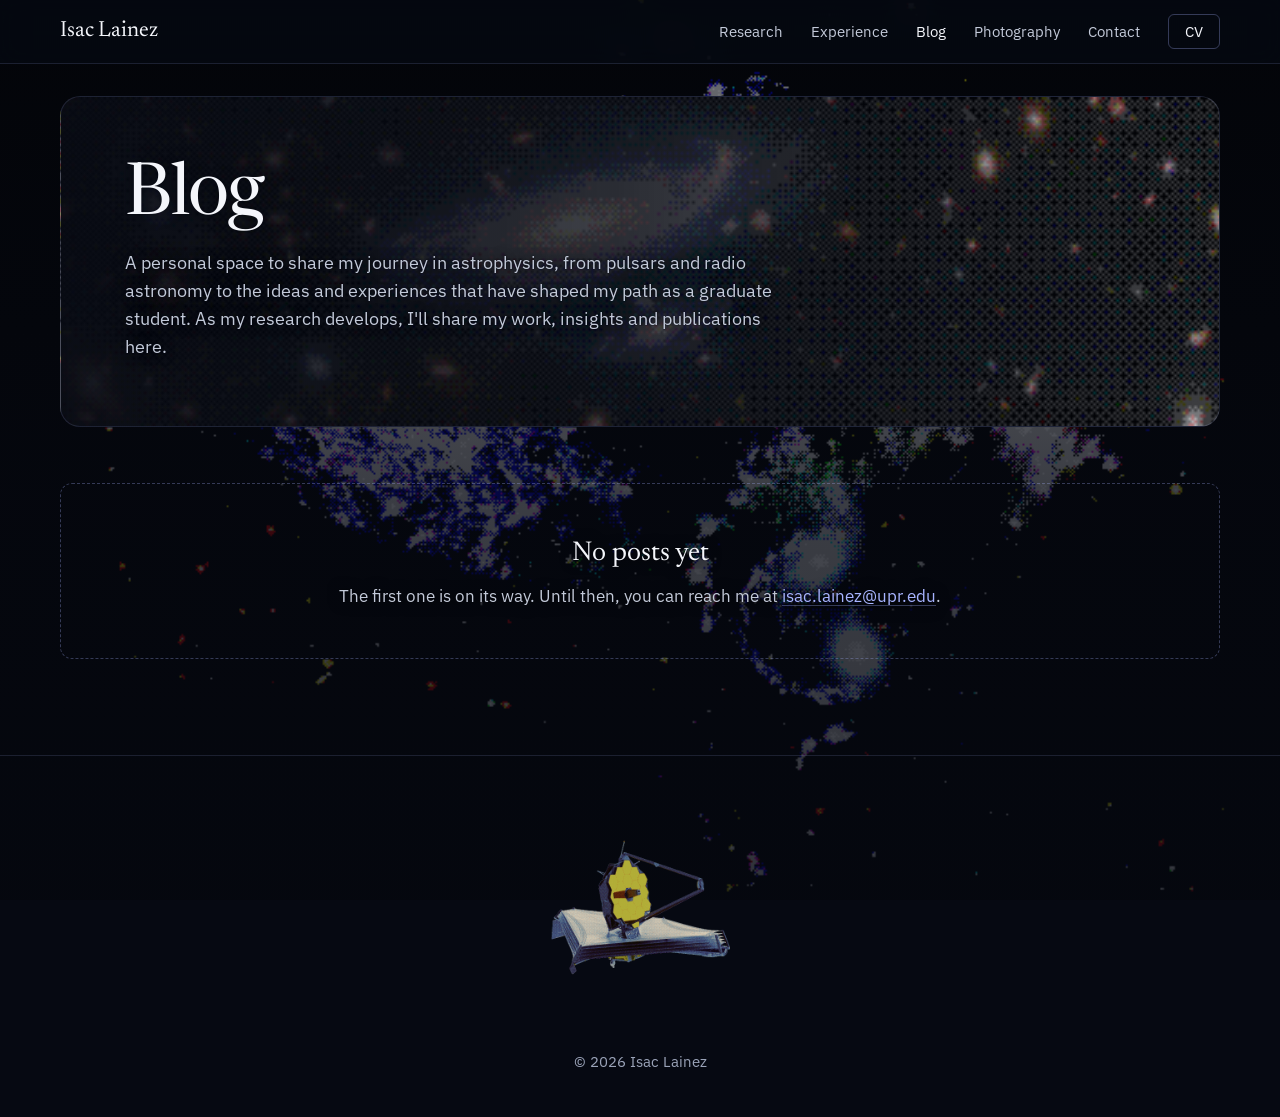
<file: blog.html>
<!DOCTYPE html>
<html lang="en">
<head>
<meta charset="UTF-8">
<meta name="viewport" content="width=device-width, initial-scale=1.0">
<title data-i18n="meta.title.blog">Blog | Isac Lainez</title>
<meta name="description" content="Notes on pulsars, radio astronomy and graduate school by Isac Lainez.">
<!-- After publishing, change images/social-card.jpg to the full address of the image -->
<meta property="og:type" content="website">
<meta property="og:title" content="Blog | Isac Lainez">
<meta property="og:description" content="Notes on pulsars, radio astronomy and graduate school.">
<meta property="og:image" content="images/social-card.jpg">
<meta property="og:image:width" content="1200">
<meta property="og:image:height" content="630">
<meta name="twitter:card" content="summary_large_image">
<link rel="icon" href="data:image/svg+xml,%3Csvg xmlns='http://www.w3.org/2000/svg' viewBox='0 0 32 32'%3E%3Crect width='32' height='32' rx='7' fill='%23060912'/%3E%3Cpath d='M3 21h8l2-13 3 19 2-6h11' fill='none' stroke='%23A7B4FF' stroke-width='2.2' stroke-linejoin='round' stroke-linecap='round'/%3E%3C/svg%3E">
<link rel="preconnect" href="https://fonts.googleapis.com">
<link rel="preconnect" href="https://fonts.gstatic.com" crossorigin>
<link href="https://fonts.googleapis.com/css2?family=IBM+Plex+Sans:wght@400;500;600&family=Newsreader:ital,opsz,wght@0,6..72,400;0,6..72,500;1,6..72,400&display=swap" rel="stylesheet">
<link rel="stylesheet" href="style.css">
</head>
<body>

<div class="bg-space" aria-hidden="true"></div>

<header class="nav">
  <div class="container nav-inner">
    <a href="index.html" class="brand">Isac Lainez</a>
    <button class="nav-toggle" aria-label="Open menu" aria-expanded="false"><span></span></button>
    <ul class="nav-links">
      <li><a href="index.html#research" data-i18n="nav.research">Research</a></li>
      <li><a href="index.html#experience" data-i18n="nav.experience">Experience</a></li>
       <!-- <li><a href="index.html#publications" data-i18n="nav.publications">Publications</a></li> -->
      <li><a href="blog.html" aria-current="page" data-i18n="nav.blog">Blog</a></li>
      <li><a href="photography.html" data-i18n="nav.photography">Photography</a></li>
      <li><a href="index.html#contact" data-i18n="nav.contact">Contact</a></li>
      <li><button class="lang-toggle" type="button" data-lang-toggle lang="es" aria-label="Ver en español">ES</button></li>
      <li><a class="nav-cv" href="files/Isac_Lainez_CV.pdf" target="_blank" rel="noopener" data-i18n="nav.cv">CV</a></li>
    </ul>
  </div>
</header>

<main class="container">

  <header class="page-header banner">
    <h1>Blog</h1>
    <p data-i18n="blog.intro">
      A personal space to share my journey in astrophysics, from pulsars and radio astronomy to the
      ideas and experiences that have shaped my path as a graduate student. As my research develops,
      I'll share my work, insights and publications here.
    </p>
  </header>

  <section class="posts" aria-label="Posts">

    <!--
      To add a post, copy this block, uncomment it, and point href to the post page.
      Newest posts go on top.

      <a class="post-card" href="posts/my-first-post.html">
        <time datetime="2026-11-15">Nov 15, 2026</time>
        <div>
          <h3>Post title</h3>
          <p>One-sentence summary of the post.</p>
        </div>
      </a>
    -->

    <div class="empty">
      <h3 data-i18n="blog.empty.title">No posts yet</h3>
      <p data-i18n="blog.empty.text">The first one is on its way. Until then, you can reach me at
        <a href="mailto:isac.lainez@upr.edu">isac.lainez@upr.edu</a>.</p>
    </div>

  </section>

</main>

<footer class="footer footer-home">
  <a href="index.html" class="imgtxt">
    <img src="images/Webb_spacecraft_artist_s_impression_pillars_dt Background Removed.png" width="250" alt="">
    <span data-i18n="footer.home">Home</span>
  </a>
  <p class="footer-copy">© <span data-year>2026</span> Isac Lainez</p>
</footer>

<script src="i18n.js"></script>
<script src="script.js"></script>
</body>
</html>
</file>
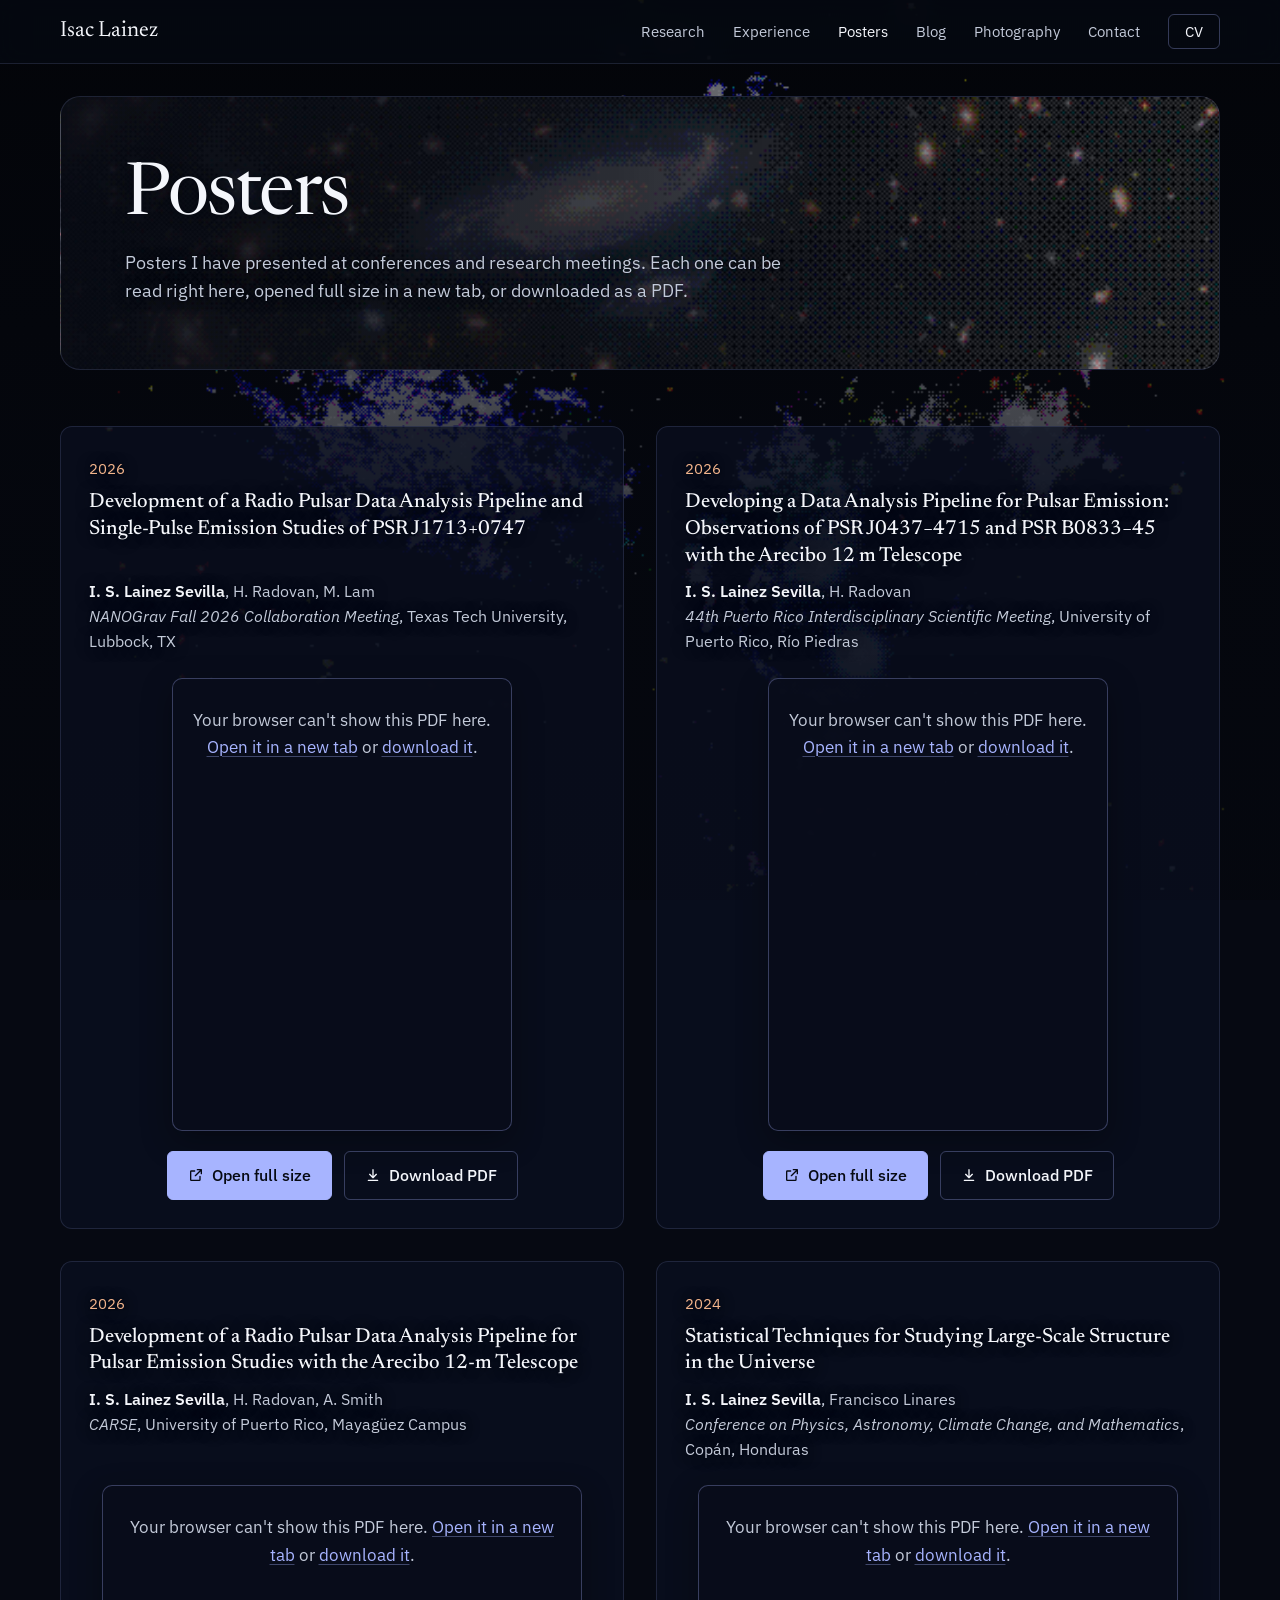
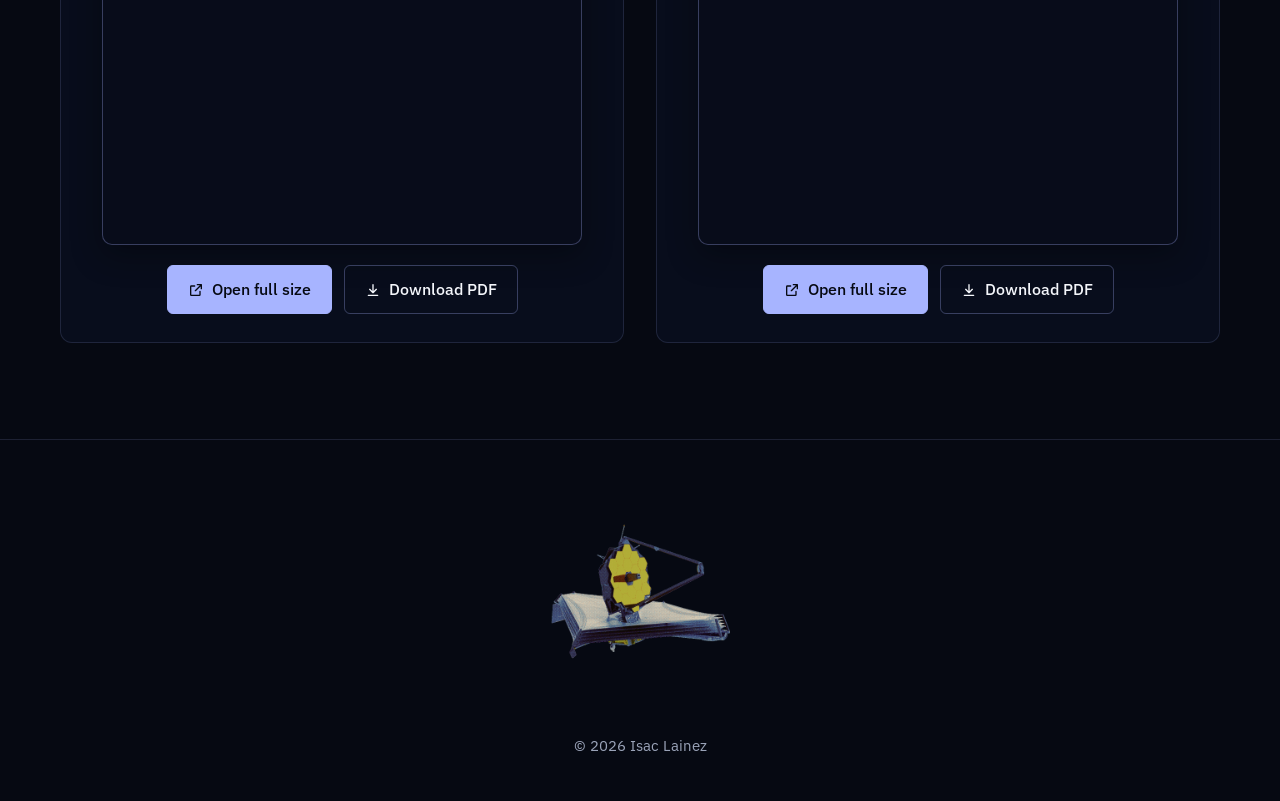
<file: posters.html>
<!DOCTYPE html>
<html lang="en">
<head>
<meta charset="UTF-8">
<meta name="viewport" content="width=device-width, initial-scale=1.0">
<title data-i18n="meta.title.posters">Posters | Isac Lainez</title>
<meta name="description" content="Conference posters on pulsar emission, radio astronomy and cosmology by Isac Lainez.">
<meta name="author" content="Isac Lainez">
<meta name="theme-color" content="#060912">
<!-- After publishing, change images/social-card.jpg to the full address of the image -->
<meta property="og:type" content="website">
<meta property="og:title" content="Posters | Isac Lainez">
<meta property="og:description" content="Conference posters on pulsar emission, radio astronomy and cosmology.">
<meta property="og:image" content="images/social-card.jpg">
<meta property="og:image:width" content="1200">
<meta property="og:image:height" content="630">
<meta name="twitter:card" content="summary_large_image">
<link rel="icon" href="data:image/svg+xml,%3Csvg xmlns='http://www.w3.org/2000/svg' viewBox='0 0 32 32'%3E%3Crect width='32' height='32' rx='7' fill='%23060912'/%3E%3Cpath d='M3 21h8l2-13 3 19 2-6h11' fill='none' stroke='%23A7B4FF' stroke-width='2.2' stroke-linejoin='round' stroke-linecap='round'/%3E%3C/svg%3E">
<link rel="preconnect" href="https://fonts.googleapis.com">
<link rel="preconnect" href="https://fonts.gstatic.com" crossorigin>
<link href="https://fonts.googleapis.com/css2?family=IBM+Plex+Sans:wght@400;500;600&family=Newsreader:ital,opsz,wght@0,6..72,400;0,6..72,500;1,6..72,400&display=swap" rel="stylesheet">
<link rel="stylesheet" href="style.css">
</head>
<body>

<!-- Icon sprite: defined once, reused by every button -->
<svg width="0" height="0" style="position:absolute" aria-hidden="true" focusable="false">
  <symbol id="i-open" viewBox="0 0 24 24">
    <g fill="none" stroke="currentColor" stroke-width="2" stroke-linecap="round" stroke-linejoin="round"><path d="M14 4h6v6M20 4l-9 9M18 14v5a1 1 0 0 1-1 1H5a1 1 0 0 1-1-1V7a1 1 0 0 1 1-1h5"/></g>
  </symbol>
  <symbol id="i-download" viewBox="0 0 24 24">
    <g fill="none" stroke="currentColor" stroke-width="2" stroke-linecap="round" stroke-linejoin="round"><path d="M12 4v11M7 11l5 5 5-5M5 20h14"/></g>
  </symbol>
</svg>

<div class="bg-space" aria-hidden="true"></div>

<header class="nav">
  <div class="container nav-inner">
    <a href="index.html" class="brand">Isac Lainez</a>
    <button class="nav-toggle" aria-label="Open menu" aria-expanded="false"><span></span></button>
    <ul class="nav-links">
      <li><a href="index.html#research" data-i18n="nav.research">Research</a></li>
      <li><a href="index.html#experience" data-i18n="nav.experience">Experience</a></li>
      <!-- <li><a href="index.html#publications" data-i18n="nav.publications">Publications</a></li> -->
      <li><a href="posters.html" aria-current="page" data-i18n="nav.posters">Posters</a></li>
      <li><a href="blog.html" data-i18n="nav.blog">Blog</a></li>
      <li><a href="photography.html" data-i18n="nav.photography">Photography</a></li>
      <li><a href="index.html#contact" data-i18n="nav.contact">Contact</a></li>
      <li><button class="lang-toggle" type="button" data-lang-toggle lang="es" aria-label="Ver en español">ES</button></li>
      <li><a class="nav-cv" href="files/Isac_Lainez_CV.pdf" target="_blank" rel="noopener" data-i18n="nav.cv">CV</a></li>
    </ul>
  </div>
</header>

<main class="container" id="main">

  <header class="page-header banner">
    <h1 data-i18n="nav.posters">Posters</h1>
    <p data-i18n="posters.intro">
      Posters I have presented at conferences and research meetings. Each one can be read right
      here, opened full size in a new tab, or downloaded as a PDF.
    </p>
  </header>

  <!--
    TO ADD A POSTER
    1. Put the PDF in the "Posters" folder (no spaces or extra dots in the file name).
    2. Copy one whole <li class="poster-card"> ... </li> block below and paste it at the top (newest first).
    3. Change the year, title, authors, venue, location and the PDF path (it appears 4 times).
    4. Landscape poster? Use class="poster-viewer landscape" on the viewer.
    5. Authors: wrap only your own name in <b>.
    The grid has 2 columns. If the number of posters is odd, the last card
    automatically spans both columns, so no extra class is needed.
    Spanish versions of the button text live in i18n.js (keys posters.open / posters.download).
  -->
  <section class="posters" aria-label="Posters">
    <ul class="poster-grid">

      <li class="poster-card">
        <div class="when"><time datetime="2026">2026</time></div>
        <div>
          <h2 class="poster-title">Development of a Radio Pulsar Data Analysis Pipeline and Single-Pulse Emission Studies of PSR J1713+0747</h2>
          <div class="pub-meta"><b>I. S. Lainez Sevilla</b>, H. Radovan, M. Lam</div>
          <div class="pub-meta"><em>NANOGrav Fall 2026 Collaboration Meeting</em>, Texas Tech University, Lubbock, TX</div>

          <div class="poster-viewer">
            <object data="Posters/POSTER_NANOGRAV_ISAC.pdf#toolbar=0&navpanes=0&view=Fit" type="application/pdf" aria-label="Poster PDF: NANOGrav Fall 2026 Collaboration Meeting">
              <p class="poster-fallback">Your browser can't show this PDF here.
                <a href="Posters/POSTER_NANOGRAV_ISAC.pdf" target="_blank" rel="noopener">Open it in a new tab</a> or
                <a href="Posters/POSTER_NANOGRAV_ISAC.pdf" download>download it</a>.</p>
            </object>
          </div>
          <div class="poster-actions">
            <a class="btn btn-primary" href="Posters/POSTER_NANOGRAV_ISAC.pdf" target="_blank" rel="noopener">
              <svg viewBox="0 0 24 24" aria-hidden="true"><use href="#i-open"/></svg>
              <span data-i18n="posters.open">Open full size</span>
            </a>
            <a class="btn" href="Posters/POSTER_NANOGRAV_ISAC.pdf" download>
              <svg viewBox="0 0 24 24" aria-hidden="true"><use href="#i-download"/></svg>
              <span data-i18n="posters.download">Download PDF</span>
            </a>
          </div>
        </div>
      </li>

        <li class="poster-card">
        <div class="when"><time datetime="2026">2026</time></div>
        <div>
          <h2 class="poster-title">Developing a Data Analysis Pipeline for Pulsar Emission: Observations of PSR J0437−4715 and PSR B0833−45 with the Arecibo 12 m Telescope</h2>
          <div class="pub-meta"><b>I. S. Lainez Sevilla</b>, H. Radovan</div>
          <div class="pub-meta"><em>44th Puerto Rico Interdisciplinary Scientific Meeting</em>, University of Puerto Rico, Río Piedras</div>

          <div class="poster-viewer">
            <object data="Posters/PRIMS_Poster_Isac.pptx.pdf#toolbar=0&navpanes=0&view=Fit" type="application/pdf" aria-label="Poster PDF: 44th Puerto Rico Interdisciplinary Scientific Meeting">
              <p class="poster-fallback">Your browser can't show this PDF here.
                <a href="Posters/PRIMS_Poster_Isac.pptx.pdf" target="_blank" rel="noopener">Open it in a new tab</a> or
                <a href="Posters/PRIMS_Poster_Isac.pptx.pdf" download>download it</a>.</p>
            </object>
          </div>
          <div class="poster-actions">
            <a class="btn btn-primary" href="Posters/PRIMS_Poster_Isac.pptx.pdf" target="_blank" rel="noopener">
              <svg viewBox="0 0 24 24" aria-hidden="true"><use href="#i-open"/></svg>
              <span data-i18n="posters.open">Open full size</span>
            </a>
            <a class="btn" href="Posters/PRIMS_Poster_Isac.pptx.pdf" download>
              <svg viewBox="0 0 24 24" aria-hidden="true"><use href="#i-download"/></svg>
              <span data-i18n="posters.download">Download PDF</span>
            </a>
          </div>
        </div>
      </li>

      <li class="poster-card">
        <div class="when"><time datetime="2026">2026</time></div>
        <div>
          <h2 class="poster-title">Development of a Radio Pulsar Data Analysis Pipeline for Pulsar Emission Studies with the Arecibo 12-m Telescope</h2>
          <div class="pub-meta"><b>I. S. Lainez Sevilla</b>, H. Radovan, A. Smith</div>
          <div class="pub-meta"><em>CARSE</em>, University of Puerto Rico, Mayagüez Campus</div>

          <div class="poster-viewer landscape">
            <object data="Posters/Poster_CARSE_ISAC.pdf#toolbar=0&navpanes=0&view=FitH" type="application/pdf" aria-label="Poster PDF: CARSE, University of Puerto Rico, Mayagüez">
              <p class="poster-fallback">Your browser can't show this PDF here.
                <a href="Posters/Poster_CARSE_ISAC.pdf" target="_blank" rel="noopener">Open it in a new tab</a> or
                <a href="Posters/Poster_CARSE_ISAC.pdf" download>download it</a>.</p>
            </object>
          </div>
          <div class="poster-actions">
            <a class="btn btn-primary" href="Posters/Poster_CARSE_ISAC.pdf" target="_blank" rel="noopener">
              <svg viewBox="0 0 24 24" aria-hidden="true"><use href="#i-open"/></svg>
              <span data-i18n="posters.open">Open full size</span>
            </a>
            <a class="btn" href="Posters/Poster_CARSE_ISAC.pdf" download>
              <svg viewBox="0 0 24 24" aria-hidden="true"><use href="#i-download"/></svg>
              <span data-i18n="posters.download">Download PDF</span>
            </a>
          </div>
        </div>
      </li>

    

      <li class="poster-card">
        <div class="when"><time datetime="2024">2024</time></div>
        <div>
          <h2 class="poster-title">Statistical Techniques for Studying Large-Scale Structure in the Universe</h2>
          <div class="pub-meta"><b>I. S. Lainez Sevilla</b>, Francisco Linares</div>
          <div class="pub-meta"><em>Conference on Physics, Astronomy, Climate Change, and Mathematics</em>, Copán, Honduras</div>

          <div class="poster-viewer landscape">
            <object data="Posters/POSTER%20CRISCA.pdf#toolbar=0&navpanes=0&view=FitV" type="application/pdf" aria-label="Poster PDF: Conference on Physics, Astronomy, Climate Change, and Mathematics">
              <p class="poster-fallback">Your browser can't show this PDF here.
                <a href="Posters/POSTER%20CRISCA.pdf" target="_blank" rel="noopener">Open it in a new tab</a> or
                <a href="Posters/POSTER%20CRISCA.pdf" download>download it</a>.</p>
            </object>
          </div>
          <div class="poster-actions">
            <a class="btn btn-primary" href="Posters/POSTER%20CRISCA.pdf" target="_blank" rel="noopener">
              <svg viewBox="0 0 24 24" aria-hidden="true"><use href="#i-open"/></svg>
              <span data-i18n="posters.open">Open full size</span>
            </a>
            <a class="btn" href="Posters/POSTER%20CRISCA.pdf" download>
              <svg viewBox="0 0 24 24" aria-hidden="true"><use href="#i-download"/></svg>
              <span data-i18n="posters.download">Download PDF</span>
            </a>
          </div>
        </div>
      </li>

    </ul>
  </section>

</main>

<footer class="footer footer-home">
  <a href="index.html" class="imgtxt">
    <img src="images/Webb_spacecraft_artist_s_impression_pillars_dt%20Background%20Removed.png" width="250" alt="">
    <span data-i18n="footer.home">Home</span>
  </a>
  <p class="footer-copy">© <span data-year>2026</span> Isac Lainez</p>
</footer>

<script src="i18n.js"></script>
<script src="script.js"></script>
</body>
</html>
</file>
<file: style.css>
/* =========================================================
   Isac Lainez — personal academic site
   Palette drawn from the two background images:
   periwinkle (galaxy group) for interaction, peach (galaxy cores) for dates.
   ========================================================= */

:root {
  --space: #060912;
  --space-2: #0b1020;
  --panel: rgba(11, 16, 32, .72);

  --ink: #f4f6fb;
  --ink-2: #c3cad9;
  --ink-3: #9aa3b8;

  --rule: rgba(167, 180, 255, .14);
  --rule-strong: rgba(167, 180, 255, .3);

  --radio: #a7b4ff;
  --radio-light: #c6cdff;
  --star: #f2b48c;

  --serif: "Newsreader", Georgia, "Times New Roman", serif;
  --sans: "IBM Plex Sans", system-ui, -apple-system, sans-serif;

  --max: 1160px;
  --nav-h: 64px;
}

*, *::before, *::after { box-sizing: border-box; }

html { scroll-behavior: smooth; scroll-padding-top: calc(var(--nav-h) + 24px); }

body {
  margin: 0;
  min-height: 100vh;
  background: var(--space);
  color: var(--ink);
  font-family: var(--sans);
  font-size: 17px;
  line-height: 1.6;
  -webkit-font-smoothing: antialiased;
  overflow-x: hidden;
}

img { display: block; max-width: 100%; }

a {
  color: var(--radio);
  text-decoration: underline;
  text-decoration-color: rgba(167, 180, 255, .35);
  text-decoration-thickness: 1px;
  text-underline-offset: 3px;
  transition: color .15s ease, text-decoration-color .15s ease;
}
a:hover { color: var(--ink); text-decoration-color: currentColor; }

:focus-visible { outline: 2px solid var(--radio); outline-offset: 3px; border-radius: 4px; }
::selection { background: rgba(167, 180, 255, .3); }

h1, h2, h3 { margin: 0; font-weight: 400; }
p { margin: 0 0 1em; }
p:last-child { margin-bottom: 0; }

.container { width: min(var(--max), 100% - 40px); margin-inline: auto; }

/* ---------- Background: dithered galaxy group ---------- */
.bg-space {
  position: fixed;
  inset: 0;
  z-index: -1;
  pointer-events: none;
  background:
    linear-gradient(180deg, rgba(6, 9, 18, .5), rgba(6, 9, 18, .75) 55%, rgba(6, 9, 18, .80)),
    url("images/background-quintet.png") center / cover no-repeat,
    var(--space);
}

/* keep text crisp where it crosses the brighter galaxies */
main { text-shadow: 0 1px 14px rgba(6, 9, 18, .85), 0 0 2px rgba(6, 9, 18, .6); }
.btn, .tools li, .pub-kind { text-shadow: none; }

/* ---------- Navigation ---------- */
.nav {
  position: sticky;
  top: 0;
  z-index: 50;
  height: var(--nav-h);
  background: rgba(6, 9, 18, .8);
  backdrop-filter: blur(12px);
  -webkit-backdrop-filter: blur(12px);
  border-bottom: 1px solid var(--rule);
}
.nav-inner { height: 100%; display: flex; align-items: center; justify-content: space-between; gap: 24px; }

.brand {
  font-family: var(--serif);
  font-size: 22px;
  color: var(--ink);
  text-decoration: none;
  letter-spacing: -.005em;
}
.brand:hover { color: var(--ink); }

.nav-links { display: flex; align-items: center; gap: 28px; margin: 0; padding: 0; list-style: none; }
.nav-links a { color: var(--ink-2); font-size: 15px; text-decoration: none; }
.nav-links a:hover,
.nav-links a[aria-current="page"] { color: var(--ink); }
.nav-links .nav-cv {
  padding: 7px 16px;
  border: 1px solid var(--rule-strong);
  border-radius: 6px;
  color: var(--ink);
}
.nav-links .nav-cv:hover { border-color: var(--radio); color: var(--radio); }

.lang-toggle {
  padding: 6px 10px;
  border: 1px solid transparent;
  border-radius: 6px;
  background: transparent;
  color: var(--ink-2);
  font: 500 14px/1 var(--sans);
  letter-spacing: .02em;
  cursor: pointer;
  transition: color .15s ease, border-color .15s ease;
}
.lang-toggle:hover { color: var(--ink); border-color: var(--rule-strong); }

.nav-toggle {
  display: none;
  width: 42px; height: 42px;
  border: 1px solid var(--rule-strong);
  border-radius: 8px;
  background: transparent;
  color: var(--ink);
  cursor: pointer;
}
.nav-toggle span, .nav-toggle span::before, .nav-toggle span::after {
  display: block; width: 18px; height: 1.5px; margin: auto;
  background: currentColor; position: relative;
  transition: transform .2s ease, background .2s ease;
}
.nav-toggle span::before, .nav-toggle span::after { content: ""; position: absolute; left: 0; }
.nav-toggle span::before { top: -6px; }
.nav-toggle span::after { top: 6px; }
.nav.open .nav-toggle span { background: transparent; }
.nav.open .nav-toggle span::before { transform: translateY(6px) rotate(45deg); }
.nav.open .nav-toggle span::after { transform: translateY(-6px) rotate(-45deg); }

/* ---------- Buttons ---------- */
.btn {
  display: inline-flex; align-items: center; gap: 8px;
  padding: 11px 20px;
  border: 1px solid var(--rule-strong);
  border-radius: 6px;
  color: var(--ink);
  font-size: 15.5px;
  font-weight: 500;
  text-decoration: none;
  transition: background .15s ease, border-color .15s ease, color .15s ease;
}
.btn:hover { color: var(--ink); border-color: var(--ink-2); background: rgba(167, 180, 255, .06); }
.btn svg { width: 16px; height: 16px; }
.btn-primary { background: var(--radio); border-color: var(--radio); color: var(--space); }
.btn-primary:hover { background: var(--radio-light); border-color: var(--radio-light); color: var(--space); }

/* ---------- Banner: spiral galaxy ---------- */
.banner {
  position: relative;
  overflow: hidden;
  border: 1px solid var(--rule);
  border-radius: 20px;
  background:
    linear-gradient(90deg, rgba(6, 9, 18, .95) 0%, rgba(6, 9, 18, .78) 48%, rgba(6, 9, 18, .3) 100%),
    url("images/banner-galaxy.png") center / cover no-repeat,
    var(--space-2);
}

/* ---------- Hero ---------- */
.hero { padding-top: 32px; }

.hero-inner {
  display: grid;
  grid-template-columns: minmax(0, 1fr) auto;
  gap: 40px 56px;
  align-items: center;
  padding: clamp(36px, 6vw, 72px) clamp(28px, 6vw, 72px) 20px;
}

.hero h1 {
  margin-bottom: 20px;
  font-family: var(--serif);
  font-size: clamp(3.2rem, 7.5vw, 5.75rem);
  font-weight: 400;
  line-height: .98;
  letter-spacing: -.02em;
}

.hero-lede { max-width: 52ch; margin-bottom: 32px; color: var(--ink-2); font-size: clamp(1.05rem, 1.6vw, 1.2rem); }
.hero-lede strong { color: var(--ink); font-weight: 500; }

.hero-actions { display: flex; flex-wrap: wrap; gap: 12px; }

.portrait {
  width: clamp(150px, 20vw, 232px);
  aspect-ratio: 1;
  border-radius: 50%;
  object-fit: cover;
  object-position: 20% 2%;
  border: 1px solid var(--rule-strong);
  box-shadow: 0 0 0 8px rgba(6, 9, 18, .55), 0 0 0 9px var(--rule);
}

/* Pulse train: draws in on load, then keeps streaming like a live pulsar signal.
   Change --pulse-speed to make it faster (smaller number) or slower. */
.pulse {
  --pulse-speed: 21.397s; /* script.js recalculates this from data-period */
  grid-column: 1 / -1;
  display: block;
  width: max(100%, 720px);
  height: 72px;
  color: var(--radio);
  -webkit-mask-image: linear-gradient(90deg, transparent, #000 6%, #000 88%, transparent);
  mask-image: linear-gradient(90deg, transparent, #000 6%, #000 88%, transparent);
  clip-path: inset(0 100% 0 0);
  animation: trace 2.6s cubic-bezier(.35, .6, .25, 1) .3s forwards;
}
.pulse path, .pulse use {
  fill: none;
  stroke: currentColor;
  stroke-width: 1.3;
  vector-effect: non-scaling-stroke;
}
.pulse-track {
  opacity: .85;
  animation: stream var(--pulse-speed) linear infinite;
}
.pulse.offscreen .pulse-track { animation-play-state: paused; }
@keyframes trace { to { clip-path: inset(0 0 0 0); } }
@keyframes stream { to { transform: translateX(-2400px); } }

.pulse-label {
  grid-column: 1 / -1;
  max-width: 72ch;
  margin: -16px 0 4px;
  color: var(--ink-3);
  font-size: 13.5px;
  line-height: 1.5;
}

/* At a glance */
.glance {
  display: grid;
  grid-template-columns: repeat(4, minmax(0, 1fr));
  gap: 24px;
  margin: 0;
  padding: 28px 4px 0;
}
.glance dt { margin-bottom: 4px; color: var(--ink-3); font-size: 14px; }
.glance dd { margin: 0; color: var(--ink); font-size: 16px; line-height: 1.45; }

/* ---------- Sections ---------- */
.section { padding: 96px 0; }
.section + .section { border-top: 1px solid var(--rule); }
.hero + .section { padding-top: 88px; }

.section-grid {
  display: grid;
  grid-template-columns: minmax(0, 1fr) minmax(0, 3fr);
  gap: 32px 64px;
  align-items: start;
}
.span-all { grid-column: 1 / -1; }

.section-title {
  position: sticky;
  top: calc(var(--nav-h) + 32px);
  font-family: var(--serif);
  font-size: clamp(2rem, 3.4vw, 2.6rem);
  line-height: 1.08;
  letter-spacing: -.01em;
}

.lead {
  max-width: 42ch;
  margin-bottom: 40px;
  font-family: var(--serif);
  font-size: clamp(1.3rem, 2.2vw, 1.6rem);
  line-height: 1.4;
  color: var(--ink);
}

.prose { max-width: 64ch; color: #c9cfdd; }
.prose strong { color: var(--ink); font-weight: 500; }

blockquote {
  max-width: 56ch;
  margin: 40px 0 0;
  padding: 0 0 0 24px;
  border-left: 1px solid var(--star);
  font-family: var(--serif);
  font-size: 1.3rem;
  font-style: italic;
  line-height: 1.5;
  color: var(--ink);
}
blockquote cite { display: block; margin-top: 12px; font-family: var(--sans); font-size: 14.5px; font-style: normal; color: var(--ink-3); }

/* ---------- Research ---------- */
.project {
  padding: 32px;
  border: 1px solid var(--rule);
  border-left: 2px solid var(--radio);
  border-radius: 4px 12px 12px 4px;
  background: var(--panel);
}
.project-kicker { margin-bottom: 8px; color: var(--star); font-size: 14.5px; }
.project h3 { margin-bottom: 12px; font-family: var(--serif); font-size: 1.75rem; line-height: 1.2; }
.project p { color: var(--ink-2); }

.tools { display: flex; flex-wrap: wrap; gap: 8px; margin: 20px 0 0; padding: 0; list-style: none; }
.tools li { padding: 3px 10px; border: 1px solid var(--rule); border-radius: 4px; background: rgba(13, 19, 38, .92); color: #c9cfdd; font-size: 13.5px; }

.interests {
  display: grid;
  grid-template-columns: repeat(3, minmax(0, 1fr));
  gap: 32px;
  margin: 48px 0 0;
  padding: 0;
  list-style: none;
}
.interests li { padding-top: 16px; border-top: 1px solid var(--rule-strong); }
.interests h3 { margin-bottom: 6px; font-size: 17px; font-weight: 600; }
.interests p { color: var(--ink-2); font-size: 15.5px; }

/* ---------- Carousel ---------- */
.carousel-intro { max-width: 60ch; color: var(--ink-2); }

/* Photo on the left (square crop suits vertical phone photos), text on the right.
   --photo is the photo column width; the controls sit in the text column. */
.carousel { --photo: 52%; --pad: clamp(28px, 4vw, 56px); position: relative; text-shadow: none; }

.carousel-track {
  display: flex;
  overflow-x: auto;
  scroll-snap-type: x mandatory;
  scroll-behavior: smooth;
  overscroll-behavior-x: contain;
  border: 1px solid var(--rule-strong);
  border-radius: 16px;
  background: rgba(9, 13, 27, .9);
  backdrop-filter: blur(6px);
  scrollbar-width: none;
}
.carousel-track::-webkit-scrollbar { display: none; }

.slide {
  display: grid;
  grid-template-columns: var(--photo) minmax(0, 1fr);
  flex: 0 0 100%;
  margin: 0;
  scroll-snap-align: start;
}
.slide img {
  width: 100%;
  height: 100%;
  aspect-ratio: 1 / 1;
  object-fit: cover;
  background: var(--space-2);
}

.slide figcaption {
  display: flex;
  flex-direction: column;
  justify-content: center;
  gap: 12px;
  padding: 48px var(--pad) 120px;
}
.slide-place { color: var(--star); font-size: 15px; font-variant-numeric: tabular-nums; }
.slide-title { font-family: var(--serif); font-size: clamp(2rem, 3.6vw, 3rem); line-height: 1.05; letter-spacing: -.01em; }
.slide-text { max-width: 38ch; margin: 4px 0 0; color: var(--ink-2); font-size: 16.5px; line-height: 1.6; }

.carousel-bar {
  position: absolute;
  left: calc(var(--photo) + var(--pad));
  right: var(--pad);
  bottom: 36px;
  display: flex;
  align-items: center;
  justify-content: space-between;
  gap: 16px;
}

.dots { display: flex; gap: 6px; }
.dot {
  position: relative;
  width: 36px;
  height: 24px;
  padding: 0;
  border: 0;
  background: transparent;
  cursor: pointer;
}
.dot::before, .dot::after {
  content: "";
  position: absolute;
  left: 0; right: 0; top: 50%;
  height: 2px;
  margin-top: -1px;
  border-radius: 2px;
  background: var(--rule-strong);
}
.dot::after { background: var(--radio); transform: scaleX(0); transform-origin: left; }
.dot[aria-current="true"]::after { transform: scaleX(1); }
.carousel.playing .dot[aria-current="true"]::after { animation: fill var(--delay, 6s) linear; }
@keyframes fill { from { transform: scaleX(0); } to { transform: scaleX(1); } }

.carousel-controls { display: flex; align-items: center; gap: 8px; }
.count { min-width: 3.5em; margin-right: 6px; color: var(--ink-3); font-size: 14.5px; font-variant-numeric: tabular-nums; text-align: right; }

.round-btn {
  display: grid; place-items: center;
  width: 40px; height: 40px;
  padding: 0;
  border: 1px solid var(--rule-strong);
  border-radius: 50%;
  background: transparent;
  color: var(--ink);
  cursor: pointer;
  transition: border-color .15s ease, background .15s ease;
}
.round-btn:hover { border-color: var(--radio); background: rgba(167, 180, 255, .08); }
.round-btn svg { width: 16px; height: 16px; }

/* ---------- Experience ---------- */
.timeline, .pubs, .news { margin: 0; padding: 0; list-style: none; }

.timeline li, .pubs li {
  display: grid;
  grid-template-columns: 170px minmax(0, 1fr);
  gap: 24px;
  padding: 24px 0;
  border-top: 1px solid var(--rule);
}
.timeline li:first-child, .pubs li:first-child { padding-top: 0; border-top: 0; }

.when { padding-top: 2px; color: var(--star); font-size: 15px; font-variant-numeric: tabular-nums; }
.timeline h3 { margin-bottom: 2px; font-size: 18px; font-weight: 600; }
.where { margin: 0 0 6px; color: var(--ink-2); }
.detail { color: var(--ink-2); font-size: 15.5px; }

/* ---------- Publications ---------- */
.pub-title { display: block; margin-bottom: 4px; color: var(--ink); font-weight: 500; }
.pub-meta { color: var(--ink-2); font-size: 15.5px; }
.pub-meta b { color: var(--ink); font-weight: 600; }
.pub-kind {
  display: inline-block;
  margin-right: 8px;
  padding: 0 8px;
  border: 1px solid var(--rule-strong);
  border-radius: 4px;
  color: var(--radio);
  font-size: 13px;
  vertical-align: 2px;
}
.pub-links { display: flex; gap: 16px; margin-top: 6px; font-size: 14.5px; }
.profiles { margin-top: 28px; color: var(--ink-2); font-size: 15.5px; }

/* ---------- Skills ---------- */
.skills { margin: 0; }
.skills > div {
  display: grid;
  grid-template-columns: 170px minmax(0, 1fr);
  gap: 24px;
  padding: 20px 0;
  border-top: 1px solid var(--rule);
}
.skills > div:first-child { padding-top: 0; border-top: 0; }
.skills dt { padding-top: 3px; color: var(--ink); font-weight: 600; font-size: 16px; }
.skills dd { margin: 0; color: var(--ink-2); font-size: 15.5px; }
.skills .tools { margin: 0; }

/* ---------- News & now ---------- */
.news-now { display: grid; grid-template-columns: minmax(0, 3fr) minmax(0, 2fr); gap: 48px; }

.news li { display: grid; grid-template-columns: 96px minmax(0, 1fr); gap: 16px; padding: 14px 0; border-top: 1px solid var(--rule); }
.news li:first-child { padding-top: 0; border-top: 0; }
.news time { color: var(--star); font-size: 15px; font-variant-numeric: tabular-nums; }
.news p { color: #c9cfdd; font-size: 15.5px; }

.now { padding: 26px 28px; border: 1px solid var(--rule); border-radius: 12px; background: var(--panel); }
.now h3 { margin-bottom: 14px; font-family: var(--serif); font-size: 1.4rem; }
.now dl { display: grid; grid-template-columns: 88px minmax(0, 1fr); gap: 10px 16px; margin: 0; font-size: 15.5px; }
.now dt { color: var(--ink-3); }
.now dd { margin: 0; color: #c9cfdd; }

.elsewhere { display: grid; grid-template-columns: 1fr 1fr; gap: 32px; margin-top: 56px; }
.elsewhere a { display: block; padding-top: 18px; border-top: 1px solid var(--rule-strong); color: var(--ink); text-decoration: none; }
.elsewhere strong { display: block; margin-bottom: 2px; font-family: var(--serif); font-size: 1.5rem; font-weight: 400; transition: color .15s ease; }
.elsewhere span { color: var(--ink-2); font-size: 15.5px; }
.elsewhere a:hover strong { color: var(--radio); }

/* ---------- Contact ---------- */
.email {
  font-family: var(--serif);
  font-size: clamp(1.6rem, 3.6vw, 2.6rem);
  line-height: 1.2;
  color: var(--ink);
  text-decoration-color: var(--rule-strong);
  word-break: break-word;
}
.email:hover { color: var(--radio); }
.contact-note { max-width: 56ch; margin-top: 16px; color: var(--ink-2); }
.contact-links { display: flex; flex-wrap: wrap; gap: 12px 28px; margin: 28px 0 0; padding: 0; list-style: none; }
.local { margin-top: 28px; color: var(--ink-3); font-size: 15px; }

/* ---------- Footer ---------- */
.footer { padding: 32px 0 44px; border-top: 1px solid var(--rule); color: var(--ink-3); font-size: 14.5px; }
.footer-inner { display: flex; flex-wrap: wrap; justify-content: space-between; gap: 12px; }
.footer a { color: var(--ink-2); }

/* Image "Home" link (blog and photography pages) */
.footer-home { display: flex; flex-direction: column; align-items: center; gap: 12px; text-align: center; }
.footer-copy { margin: 0; }

.imgtxt {
  position: relative;
  display: inline-block;
  width: fit-content;
  text-decoration: none;
}
.imgtxt img {
  display: block;
  max-width: 100%;
  height: auto;
  opacity: .85;
  transition: opacity .25s ease, transform .35s ease, filter .25s ease;
}
.imgtxt span {
  position: absolute;
  top: 50%;
  left: 50%;
  z-index: 1;
  transform: translate(-50%, -50%);
  color: #fff;
  font-family: var(--serif);
  font-size: 2.5rem;
  white-space: nowrap;
  opacity: 0;
  transition: opacity .25s ease;
  filter: drop-shadow(1px 1px 0 #000) drop-shadow(-1px 1px 0 #000)
          drop-shadow(1px -1px 0 #000) drop-shadow(-1px -1px 0 #000);
}
.imgtxt:hover img, .imgtxt:focus-visible img { opacity: 1; transform: translateY(-3px); filter: brightness(.75); }
.imgtxt:hover span, .imgtxt:focus-visible span { opacity: 1; }

/* Touch screens have no hover, so always show the word there */
@media (hover: none) {
  .imgtxt span { opacity: 1; }
  .imgtxt img { filter: brightness(.75); }
}

/* ---------- Inner page header ---------- */
.page-header { margin: 32px 0 56px; padding: clamp(36px, 6vw, 64px) clamp(28px, 6vw, 64px); }
.page-header h1 {
  margin-bottom: 16px;
  font-family: var(--serif);
  font-size: clamp(2.8rem, 6.5vw, 4.5rem);
  line-height: 1;
  letter-spacing: -.02em;
}
.page-header p { max-width: 60ch; color: var(--ink-2); font-size: 1.1rem; }

/* ---------- Blog ---------- */
.posts { display: grid; padding-bottom: 96px; }
.post-card {
  display: grid;
  grid-template-columns: 150px minmax(0, 1fr);
  gap: 24px;
  padding: 24px 0;
  border-top: 1px solid var(--rule);
  color: var(--ink);
  text-decoration: none;
}
.post-card time { color: var(--star); font-size: 15px; font-variant-numeric: tabular-nums; }
.post-card h3 { margin-bottom: 4px; font-family: var(--serif); font-size: 1.6rem; line-height: 1.2; transition: color .15s ease; }
.post-card p { color: var(--ink-2); font-size: 15.5px; }
.post-card:hover { color: var(--ink); }
.post-card:hover h3 { color: var(--radio); }

.empty { padding: 48px 28px; border: 1px dashed var(--rule-strong); border-radius: 12px; text-align: center; color: var(--ink-2); }
.empty h3 { margin-bottom: 8px; font-family: var(--serif); font-size: 1.7rem; color: var(--ink); }

/* ---------- Photo gallery ---------- */
.gallery { columns: 3 280px; column-gap: 16px; padding-bottom: 64px; }
.photo {
  position: relative;
  display: block;
  width: 100%;
  margin: 0 0 16px;
  padding: 0;
  overflow: hidden;
  break-inside: avoid;
  border: 1px solid var(--rule);
  border-radius: 12px;
  background: var(--space-2);
  color: inherit;
  font: inherit;
  text-align: left;
  cursor: zoom-in;
}
.photo img { width: 100%; height: auto; transition: transform .5s ease; }
.photo figcaption {
  position: absolute;
  inset: auto 0 0 0;
  padding: 40px 18px 16px;
  background: linear-gradient(to top, rgba(6, 9, 18, .92), transparent);
  color: var(--ink);
  font-size: 15px;
  opacity: 0;
  transition: opacity .25s ease;
}
.photo figcaption small { display: block; color: var(--star); font-size: 13px; }
.photo:hover img, .photo:focus-visible img { transform: scale(1.03); }
.photo:hover figcaption, .photo:focus-visible figcaption { opacity: 1; }

.lightbox {
  width: min(1000px, 94vw);
  max-height: 94vh;
  padding: 0;
  overflow: hidden;
  border: 1px solid var(--rule-strong);
  border-radius: 16px;
  background: var(--space-2);
  color: var(--ink);
}
.lightbox::backdrop { background: rgba(3, 5, 10, .86); backdrop-filter: blur(6px); }
.lightbox img { width: 100%; max-height: 76vh; object-fit: contain; background: #000; }
.lightbox-bar { display: flex; align-items: center; justify-content: space-between; gap: 16px; padding: 16px 20px; }
.lightbox-caption { margin: 0; color: #c9cfdd; font-size: 15px; }
.lightbox-caption small { display: block; color: var(--star); font-size: 13px; }
.lightbox-controls { display: flex; flex-shrink: 0; gap: 8px; }

/* Retro badges, kept on the personal side */
.badges { display: flex; flex-wrap: wrap; justify-content: center; gap: 10px; padding: 0 0 72px; }
.badges img { width: 88px; height: 31px; object-fit: contain; image-rendering: pixelated; opacity: .75; transition: opacity .15s ease; }
.badges img:hover { opacity: 1; }

/* ---------- Posters ---------- */
/* ============================================================
   POSTERS PAGE
   Replace every old .posters / .poster-* rule in style.css
   with this whole block.
   ============================================================ */

/* ==========================================================
   Posters page
   ========================================================== */

.posters { padding-bottom: 64px; }

/* Two columns. The vertical space between cards comes from the
   card's own margin-bottom (see .poster-card). */
.poster-grid {
  display: grid;
  grid-template-columns: repeat(2, minmax(0, 1fr));
  column-gap: 32px;
  row-gap: 0;
  margin: 0;
  padding: 0;
  list-style: none;
}

/* If the number of posters is odd, the last one spans both columns
   so the grid never ends with an empty slot. */
.poster-grid > .poster-card:last-child:nth-child(odd) {
  grid-column: 1 / -1;
}

.poster-card {
  display: flex;
  flex-direction: column;
  min-width: 0;
  margin-bottom: 32px;
  padding: 28px;
  border: 1px solid var(--rule);
  border-radius: 12px;
  background: var(--panel);
  transition: border-color .2s ease;
}
.poster-card:hover,
.poster-card:focus-within {
  border-color: var(--rule-strong);
}

.poster-card .when { margin-bottom: 8px; }

/* Fallback layout: the content block fills the card, so the viewer
   and buttons end up at the bottom of each card. */
.poster-card > div:last-child {
  display: flex;
  flex: 1;
  flex-direction: column;
}

.poster-title {
  display: block;
  margin: 0 0 10px;
  color: var(--ink);
  font-family: var(--serif);
  font-size: clamp(1.15rem, 1.6vw, 1.4rem);
  font-weight: 500;
  line-height: 1.3;
}
.poster-card .pub-meta em { font-style: italic; }

/* Space between the venue line and the viewer */
.poster-title + .pub-meta + .pub-meta { margin-bottom: 24px; }

/* ---------- PDF viewer ---------- */
.poster-viewer {
  aspect-ratio: 3 / 4;
  width: 100%;
  max-width: 340px;
  margin: auto auto 0;          /* centered, pinned to the bottom */
  overflow: hidden;
  border: 1px solid var(--rule-strong);
  border-radius: 10px;
  background: rgba(9, 13, 27, .9);
  box-shadow: 0 10px 30px rgba(0, 0, 0, .35);
  text-shadow: none;
}
/* Use only for PDFs that are really wider than tall */
.poster-viewer.landscape {
  aspect-ratio: 4 / 3;
  max-width: 480px;
}
/* A landscape poster in a full-width card can be a bit larger */
.poster-grid > .poster-card:last-child:nth-child(odd) .poster-viewer.landscape {
  max-width: 560px;
}

.poster-viewer object {
  display: block;
  width: 100%;
  height: 100%;
}

.poster-fallback {
  padding: 28px 20px;
  color: var(--ink-2);
  text-align: center;
}

/* ---------- Buttons ---------- */
.poster-actions {
  display: flex;
  flex-wrap: wrap;
  justify-content: center;
  gap: 12px;
  margin-top: 20px;
}

/* ---------- Aligned rows (browsers with subgrid) ----------
   Each card spans 6 rows: year, title, authors, venue, viewer, buttons.
   Neighbouring cards share those rows, so every part lines up. */
@supports (grid-template-rows: subgrid) {
  .poster-card {
    display: grid;
    grid-row: span 6;
    grid-template-rows: subgrid;
    row-gap: 0;
  }
  .poster-card > div:last-child { display: contents; }

  .poster-viewer {
    align-self: start;
    margin: 0 auto;
  }
  .poster-actions { align-self: end; }
}

/* ---------- Mobile ---------- */
@media (max-width: 720px) {
  .poster-grid { grid-template-columns: 1fr; column-gap: 0; }
  .poster-card { margin-bottom: 24px; padding: 22px; }
  .poster-viewer,
  .poster-viewer.landscape,
  .poster-grid > .poster-card:last-child:nth-child(odd) .poster-viewer.landscape {
    max-width: 100%;
  }
}

/* ---------- Responsive ---------- */
/* Menu button on tablets and phones (the full nav needs about 1020px, more in Spanish) */
@media (max-width: 1020px) {
  .nav-toggle { display: grid; place-items: center; }
  .nav-links {
    position: absolute;
    top: var(--nav-h); left: 0; right: 0;
    flex-direction: column;
    align-items: stretch;
    gap: 0;
    padding: 8px 20px 20px;
    background: var(--space);
    border-bottom: 1px solid var(--rule);
    box-shadow: 0 24px 48px rgba(0, 0, 0, .5);
    display: none;
  }
  .nav.open .nav-links { display: flex; }
  .nav-links a { display: block; padding: 12px 0; font-size: 16px; }
  .nav-links .nav-cv { margin-top: 8px; padding: 10px 16px; text-align: center; }
  .lang-toggle { width: 100%; margin-top: 4px; padding: 12px 0; border-color: var(--rule-strong); text-align: center; }
  .nav-links .nav-cv { margin-top: 12px; }
}

@media (max-width: 960px) {
  .section-grid { grid-template-columns: minmax(0, 1fr); gap: 24px; }
  .section-title { position: static; }
  .hero-inner { grid-template-columns: minmax(0, 1fr); gap: 28px; }
  .portrait { order: -1; }
  .glance { grid-template-columns: repeat(2, minmax(0, 1fr)); }
  .news-now { grid-template-columns: 1fr; }
  .banner {
    background:
      linear-gradient(180deg, rgba(6, 9, 18, .3) 0, rgba(6, 9, 18, .78) 180px, rgba(11, 16, 32, .96) 260px),
      url("images/banner-galaxy.png") center top / auto 260px no-repeat,
      var(--space-2);
  }
}

@media (max-width: 760px) {
  .bg-space {
    background:
      linear-gradient(180deg, rgba(6, 9, 18, .35), rgba(6, 9, 18, .65)),
      url("images/background-quintet.png") center / cover no-repeat,
      var(--space);
  }

  .section { padding: 72px 0; }
  .interests, .elsewhere { grid-template-columns: 1fr; gap: 24px; }
  .timeline li, .pubs li, .news li, .post-card, .skills > div { grid-template-columns: 1fr; gap: 4px; }
  .skills > div { gap: 10px; }
  .slide { grid-template-columns: 1fr; align-content: start; }
  .slide img { aspect-ratio: 4 / 5; height: auto; }
  .slide figcaption { justify-content: flex-start; gap: 8px; padding: 22px 22px 84px; }
  .slide-title { font-size: 1.9rem; }
  .carousel-bar { left: 22px; right: 22px; bottom: 22px; }
  .photo figcaption { opacity: 1; }
  .poster-grid { grid-template-columns: minmax(0, 1fr); }
  .poster-card { padding: 20px; }
}

@media (max-width: 420px) {
  .glance { grid-template-columns: 1fr; gap: 16px; }
  .count { display: none; }
}

@media (prefers-reduced-motion: reduce) {
  html, .carousel-track { scroll-behavior: auto; }
  .pulse { animation: none; clip-path: none; }
  *, *::before, *::after { transition: none !important; animation: none !important; }
}
</file>
